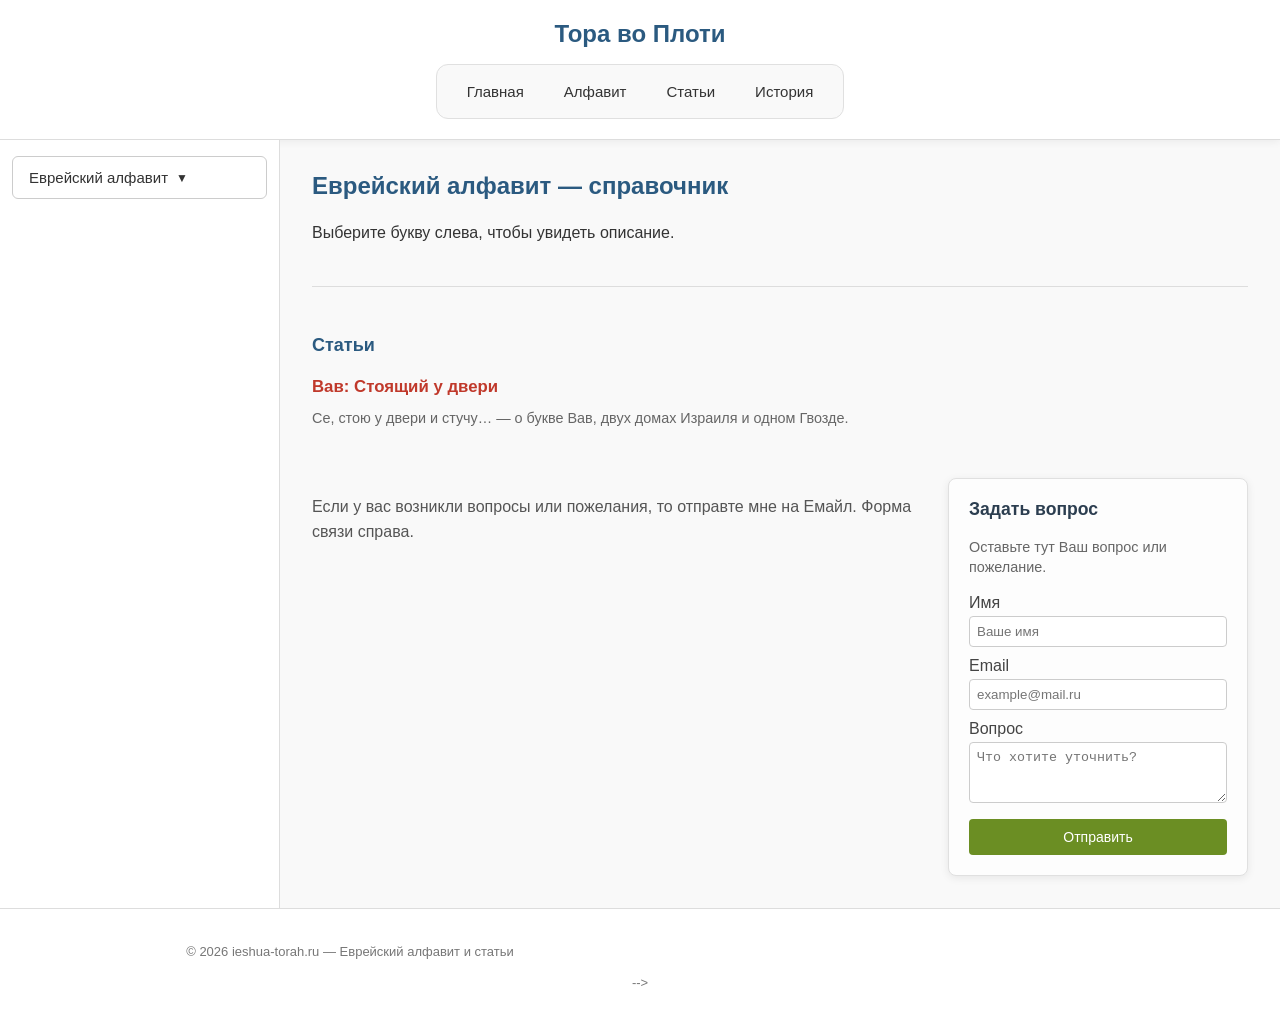
<file: index.html>
<!DOCTYPE html>
<html lang="ru">
<head>
  <meta charset="UTF-8">
  <meta name="viewport" content="width=device-width, initial-scale=1.0">
  <title>Еврейский алфавит и каббалистическая символика — справочник | ieshua-torah</title>
<meta name="description" content="Семейный образовательный проект о еврейском алфавите: значения букв, символика, каббала, толкования и статьи. Изучайте смысл букв в спокойном, уважительном формате."/>

  <link rel="stylesheet" href="css/style.css">
</head>
<body>
<div id="headerContainer"></div>
<script>
  document.addEventListener('DOMContentLoaded', () => {
    fetch('includes/header.html')
      .then(response => response.text())
      .then(text => {
        const html = text.replace(/\{BASE\}/g, '');
        document.getElementById('headerContainer').innerHTML = html;
      })
      .catch(error => console.error('Ошибка загрузки шапки:', error));
  });
</script>



  <div class="main-wrapper">

    <!-- ЛЕВАЯ ПАНЕЛЬ -->
    <aside class="sidebar">
      <button class="main-toggle" id="alphabetToggle">
        <span>Еврейский алфавит</span>
        <span class="arrow-main">▼</span>
      </button>
      <div class="letters-list" id="lettersList">
        <div class="letter-row" data-letter="alef">
          <span class="letter-symbol">א</span>
          <span class="letter-name">Алеф</span>
        </div>
        <div class="letter-row" data-letter="bet">
          <span class="letter-symbol">ב</span>
          <span class="letter-name">Бет</span>
        </div>
        <div class="letter-row" data-letter="gimel">
          <span class="letter-symbol">ג</span>
          <span class="letter-name">Гимель</span>
        </div>
        <div class="letter-row" data-letter="dalet">
          <span class="letter-symbol">ד</span>
          <span class="letter-name">Далет</span>
        </div>
        <div class="letter-row" data-letter="hei">
          <span class="letter-symbol">ה</span>
          <span class="letter-name">Хе</span>
        </div>
        <div class="letter-row" data-letter="vav">
          <span class="letter-symbol">ו</span>
          <span class="letter-name">Вав</span>
        </div>
        <div class="letter-row" data-letter="zayin">
          <span class="letter-symbol">ז</span>
          <span class="letter-name">Зайин</span>
        </div>
        <div class="letter-row" data-letter="chet">
          <span class="letter-symbol">ח</span>
          <span class="letter-name">Хет</span>
        </div>
        <div class="letter-row" data-letter="tet">
          <span class="letter-symbol">ט</span>
          <span class="letter-name">Тет</span>
        </div>
        <div class="letter-row" data-letter="yod">
          <span class="letter-symbol">י</span>
          <span class="letter-name">Йод</span>
        </div>
      </div>
    </aside>

    <!-- ПРАВАЯ ПАНЕЛЬ -->
    <main class="main-content">
      <h1>Еврейский алфавит — справочник</h1>
      <p id="contentPlaceholder">Выберите букву слева, чтобы увидеть описание.</p>
      <div id="moreLinkContainer"></div>
      <p class="loading-indicator" id="loadingIndicator">Загрузка данных...</p>
      
      <!-- ═══ СТАТЬИ ═══ -->
      <section style="margin-top: 2.5rem; padding-top: 1.5rem; border-top: 1px solid #ddd;">
        <h2>Статьи</h2>
        <ul style="list-style: none; padding: 0;">
          <li style="margin-bottom: 0.8rem;">
            <a href="articles/vav.article1.html" style="font-size: 1.05rem; text-decoration: none; color: #c0392b;">
              <strong>Вав: Стоящий у двери</strong>
            </a>
            <p style="margin: 0.3rem 0 0; font-size: 0.9rem; color: #666;">
              Се, стою у двери и стучу… — о букве Вав, двух домах Израиля и одном Гвозде.
            </p>
          </li>
        </ul>
      </section>
      <!-- ВСТАВЛЯТЬ ВНУТРЬ <main class="main-content">, после твоих статей или текста -->
<div style="
  display: flex;
  flex-wrap: wrap;
  gap: 24px;
  max-width: 100%;
  margin-top: 3rem;
">
  <!-- Левая часть внутри этого блока: твой текст (если он здесь есть) -->
  <div style="flex: 1; min-width: 260px;">
    <p style="color: #555;">
      Если у вас возникли вопросы или пожелания, то отправте мне на Емайл. Форма связи справа.
    </p>
    <!-- Сюда можно добавить, например, иконку или маленькую цитату, если хочется -->
  </div>

  <!-- Правая часть: сама форма (компактная и аккуратная) -->
  <aside style="
    flex: 0 0 300px;
    background: #fdfdfd;
    border: 1px solid #e0e0e0;
    border-radius: 8px;
    padding: 20px;
    box-shadow: 0 2px 8px rgba(0,0,0,0.08);
    height: fit-content;
  ">
    <h3 style="margin-top: 0; color: #2c3e50; font-size: 1.1rem;">Задать вопрос</h3>
    <p style="color: #666; font-size: 0.9rem; margin-bottom: 16px; line-height: 1.4;">
      Оставьте тут Ваш вопрос или пожелание.
    </p>

    <form action="https://formspree.io/f/xdeayypl" method="POST">
      <!-- ВАЖНО: Меняй текст в value под каждую страницу. Для главной оставь что-то общее, например: -->
      <input type="hidden" name="subject" value="Вопрос с главной страницы справочника">

      <div style="margin-bottom: 10px;">
        <label for="name" style="display: block; margin-bottom: 4px; color: #444; font-weight: 500;">Имя</label>
        <input type="text" id="name" name="name" required placeholder="Ваше имя" style="
          width: 100%; padding: 7px; border: 1px solid #ccc; border-radius: 4px; box-sizing: border-box;">
      </div>

      <div style="margin-bottom: 10px;">
        <label for="email" style="display: block; margin-bottom: 4px; color: #444; font-weight: 500;">Email</label>
        <input type="email" id="email" name="email" required placeholder="example@mail.ru" style="
          width: 100%; padding: 7px; border: 1px solid #ccc; border-radius: 4px; box-sizing: border-box;">
      </div>

      <div style="margin-bottom: 12px;">
        <label for="message" style="display: block; margin-bottom: 4px; color: #444; font-weight: 500;">Вопрос</label>
        <textarea id="message" name="message" rows="3" required placeholder="Что хотите уточнить?" style="
          width: 100%; padding: 7px; border: 1px solid #ccc; border-radius: 4px; resize: vertical; box-sizing: border-box;"></textarea>
      </div>

      <button type="submit" style="
        background-color: #6b8e23; color: white;
        padding: 10px 14px;
        border: none; border-radius: 4px;
        cursor: pointer; width: 100%; font-size: 14px;">
        Отправить
      </button>
    </form>
  </aside>
</div>

      <!-- ═══ /СТАТЬИ ═══ -->
    </main>

  </div>


  <!-- Место для футера (загружается через JS) -->
  <div id="footerContainer"></div>

  <!-- Подключаем футер -->
  <script>
    (async () => {
      try {
        const response = await fetch('includes/footer.html');
        if (!response.ok) throw new Error('Футер не найден');
        const text = await response.text();
        document.getElementById('footerContainer').innerHTML = text;
      } catch (e) {
        console.warn('Не удалось загрузить футер:', e);
      }
    })();
  </script>

  <!-- Подключаем JS -->
  <script src="js/script.js"></script>
  <script>
  console.log('BASE путь:', BASE);
  console.log('Путь к header.html:', BASE + 'includes/header.html');
</script>

</body>
</html>
</file>
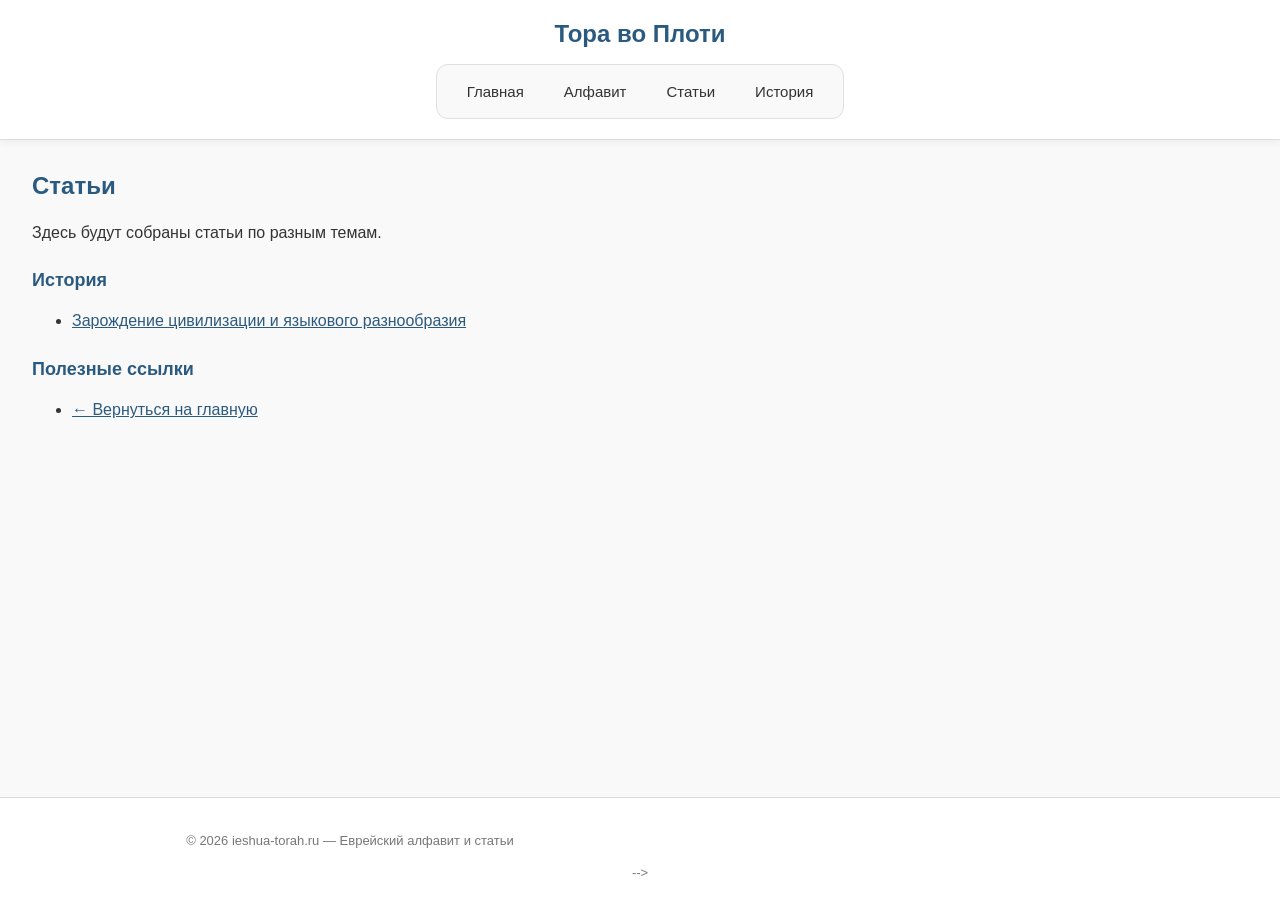
<file: articles/index.html>
<!DOCTYPE html>
<html lang="ru">
<head>
  <meta charset="UTF-8">
  <meta name="viewport" content="width=device-width, initial-scale=1.0">
  <title>Статьи — Тора во Плоти</title>
  <link rel="stylesheet" href="../css/style.css">
</head>
<body>

  <div class="main-wrapper">
    <main class="main-content">
      <h1>Статьи</h1>
      <p>Здесь будут собраны статьи по разным темам.</p>

      <h2>История</h2>
      <ul>
        <li><a href="zarozhdenie-tsivilizatsii.html">Зарождение цивилизации и языкового разнообразия</a></li>
      </ul>

      <h2>Полезные ссылки</h2>
      <ul>
        <li><a href="../index.html">← Вернуться на главную</a></li>
      </ul>
    </main>
  </div>

  <script src="../js/script.js"></script>
</body>
</html>
</file>
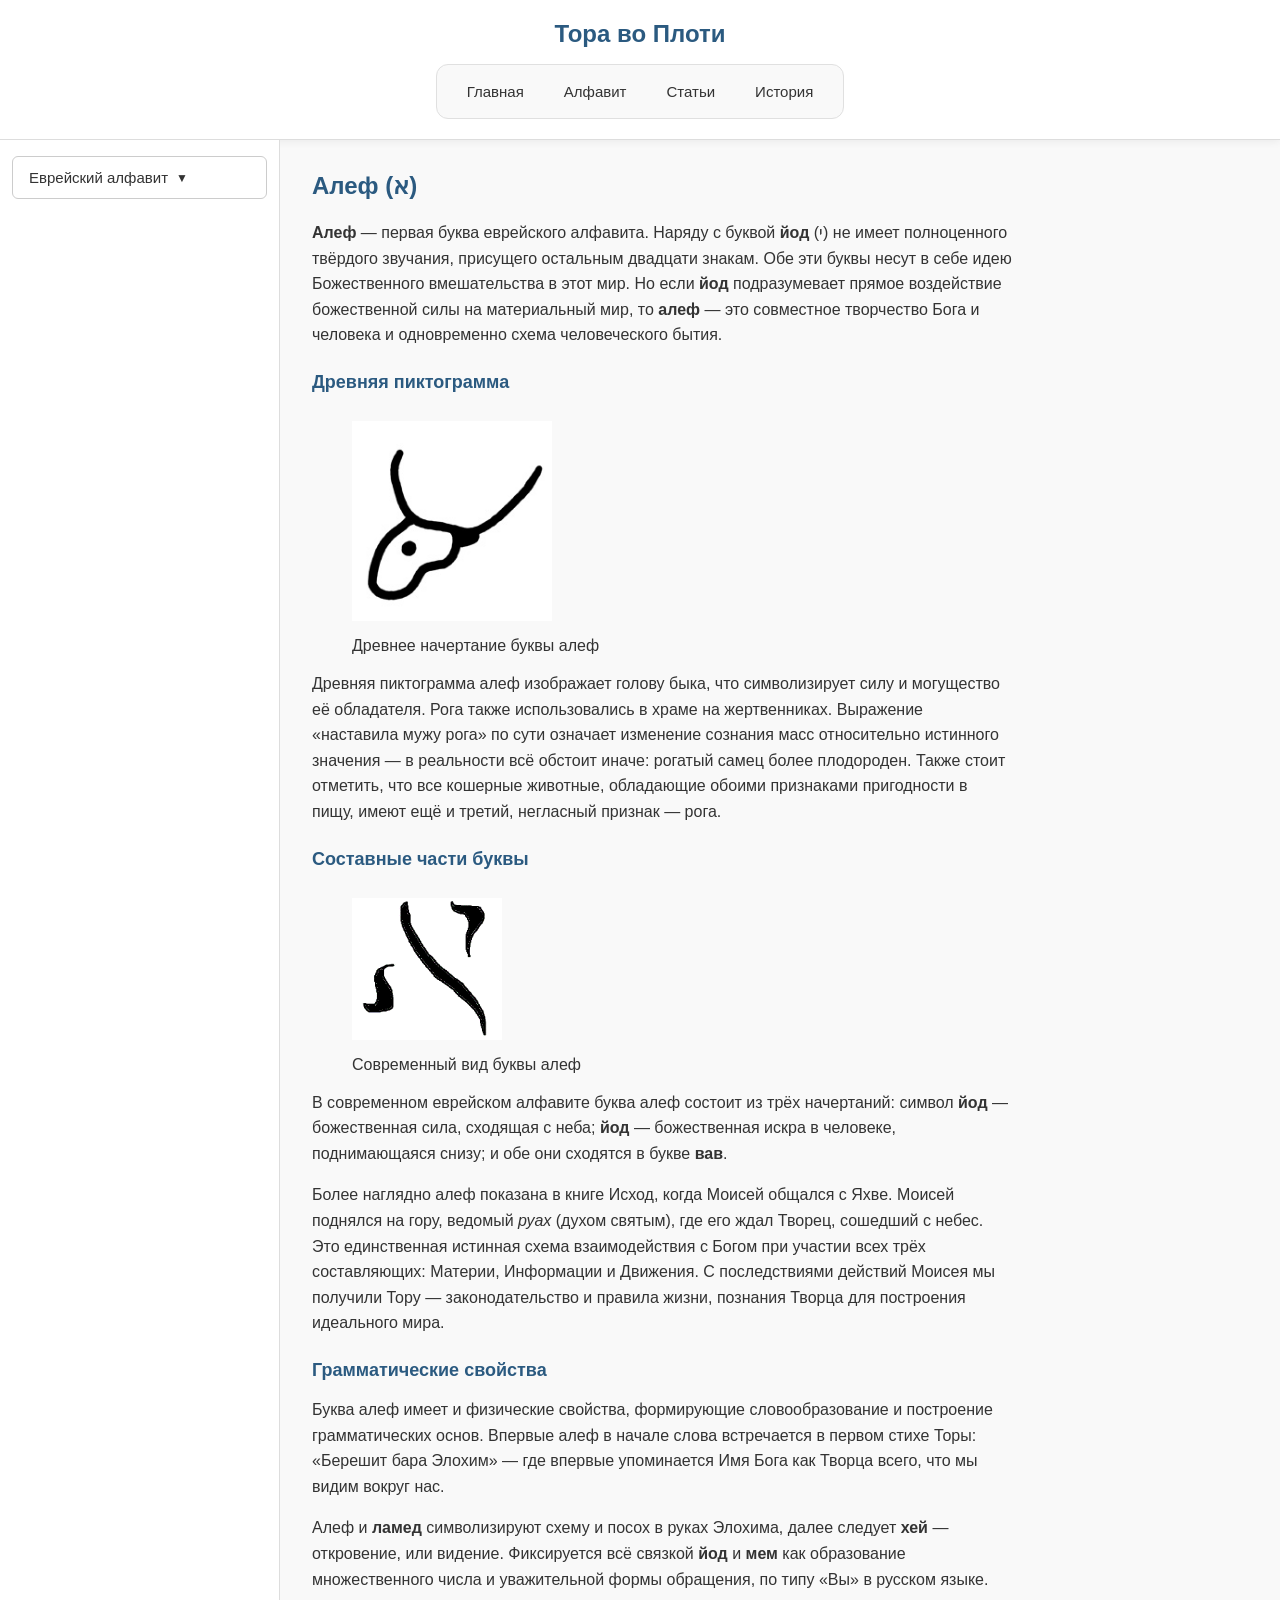
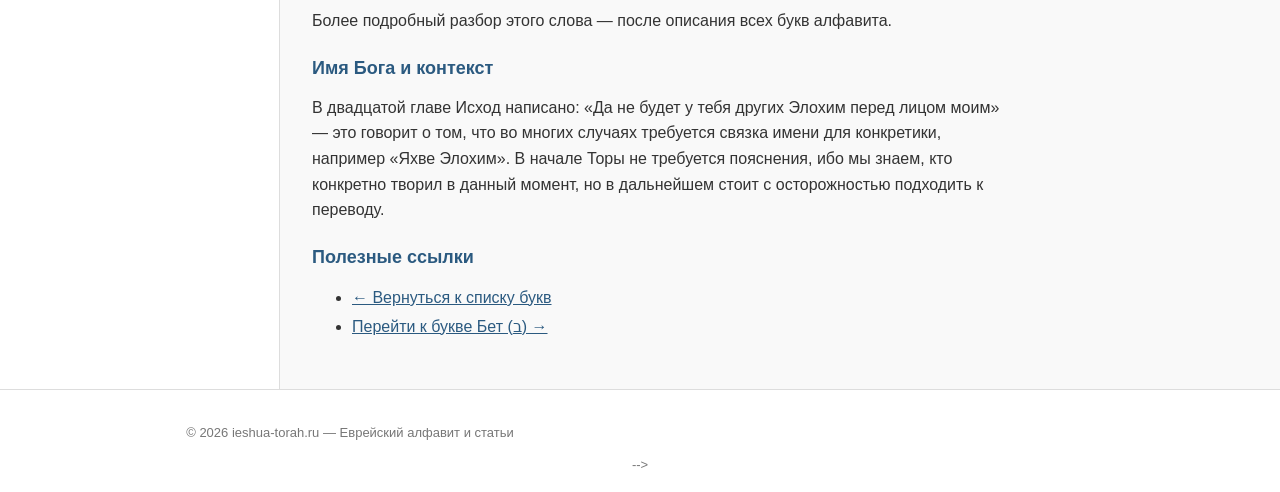
<file: alphabet/alef.html>
<!DOCTYPE html>
<html lang="ru">
<head>
  <meta charset="UTF-8">
  <meta name="viewport" content="width=device-width, initial-scale=1.0">
  <title>Алеф (א) — еврейский алфавит</title>
  <link rel="stylesheet" href="../css/style.css">
</head>
<body>

  <div class="main-wrapper">

    <!-- ЛЕВАЯ ПАНЕЛЬ -->
    <aside class="sidebar">
      <button class="main-toggle" id="alphabetToggle">
        <span>Еврейский алфавит</span>
        <span class="arrow-main">▼</span>
      </button>
      <div class="letters-list" id="lettersList">
        <div class="letter-row active" data-letter="alef"><span class="letter-symbol">א</span><span class="letter-name">Алеф</span></div>
        <div class="letter-row" data-letter="bet"><span class="letter-symbol">ב</span><span class="letter-name">Бет</span></div>
        <div class="letter-row" data-letter="gimel"><span class="letter-symbol">ג</span><span class="letter-name">Гимел</span></div>
        <div class="letter-row" data-letter="dalet"><span class="letter-symbol">ד</span><span class="letter-name">Далет</span></div>
        <div class="letter-row" data-letter="hei"><span class="letter-symbol">ה</span><span class="letter-name">Хе</span></div>
        <div class="letter-row" data-letter="vav"><span class="letter-symbol">ו</span><span class="letter-name">Вав</span></div>
        <div class="letter-row" data-letter="zayin"><span class="letter-symbol">ז</span><span class="letter-name">Зайин</span></div>
        <div class="letter-row" data-letter="chet"><span class="letter-symbol">ח</span><span class="letter-name">Хет</span></div>
        <div class="letter-row" data-letter="tet"><span class="letter-symbol">ט</span><span class="letter-name">Тет</span></div>
        <div class="letter-row" data-letter="yod"><span class="letter-symbol">י</span><span class="letter-name">Йод</span></div>
      </div>
    </aside>

    <!-- ПРАВАЯ ПАНЕЛЬ: статья -->
    <main class="main-content">
      <h1>Алеф (א)</h1>

      <p><strong>Алеф</strong> — первая буква еврейского алфавита. Наряду с буквой
      <strong>йод</strong> (י) не имеет полноценного твёрдого звучания, присущего
      остальным двадцати знакам. Обе эти буквы несут в себе идею Божественного
      вмешательства в этот мир. Но если <strong>йод</strong> подразумевает прямое
      воздействие божественной силы на материальный мир, то <strong>алеф</strong> —
      это совместное творчество Бога и человека и одновременно схема человеческого
      бытия.</p>

      <h2>Древняя пиктограмма</h2>
      <figure>
        <img src="../images/paleoalef.jpg" alt="Древнее изображение алеф" style="max-width:200px; margin:12px 0;">
        <figcaption>Древнее начертание буквы алеф</figcaption>
      </figure>

      <p>Древняя пиктограмма алеф изображает голову быка, что символизирует силу
      и могущество её обладателя. Рога также использовались в храме на жертвенниках.
      Выражение «наставила мужу рога» по сути означает изменение сознания масс
      относительно истинного значения — в реальности всё обстоит иначе: рогатый
      самец более плодороден. Также стоит отметить, что все кошерные животные,
      обладающие обоими признаками пригодности в пищу, имеют ещё и третий, негласный
      признак — рога.</p>

      <h2>Составные части буквы</h2>
      <figure>
        <img src="../images/alef.gif" alt="Современное написание алеф" style="max-width:150px; margin:12px 0;">
        <figcaption>Современный вид буквы алеф</figcaption>
      </figure>

      <p>В современном еврейском алфавите буква алеф состоит из трёх начертаний:
      символ <strong>йод</strong> — божественная сила, сходящая с неба;
      <strong>йод</strong> — божественная искра в человеке, поднимающаяся снизу;
      и обе они сходятся в букве <strong>вав</strong>.</p>

      <p>Более наглядно алеф показана в книге Исход, когда Моисей общался с Яхве.
      Моисей поднялся на гору, ведомый <em>руах</em> (духом святым), где его ждал
      Творец, сошедший с небес. Это единственная истинная схема взаимодействия
      с Богом при участии всех трёх составляющих: Материи, Информации и Движения.
      С последствиями действий Моисея мы получили Тору — законодательство и
      правила жизни, познания Творца для построения идеального мира.</p>

      <h2>Грамматические свойства</h2>

      <p>Буква алеф имеет и физические свойства, формирующие словообразование
      и построение грамматических основ. Впервые алеф в начале слова встречается
      в первом стихе Торы: «Берешит бара Элохим» — где впервые упоминается Имя
      Бога как Творца всего, что мы видим вокруг нас.</p>

      <p>Алеф и <strong>ламед</strong> символизируют схему и посох в руках
      Элохима, далее следует <strong>хей</strong> — откровение, или видение.
      Фиксируется всё связкой <strong>йод</strong> и <strong>мем</strong> как
      образование множественного числа и уважительной формы обращения, по типу
      «Вы» в русском языке.</p>

      <p>Более подробный разбор этого слова — после описания всех букв алфавита.</p>

      <h2>Имя Бога и контекст</h2>

      <p>В двадцатой главе Исход написано: «Да не будет у тебя других Элохим
      перед лицом моим» — это говорит о том, что во многих случаях требуется
      связка имени для конкретики, например «Яхве Элохим». В начале Торы не
      требуется пояснения, ибо мы знаем, кто конкретно творил в данный момент,
      но в дальнейшем стоит с осторожностью подходить к переводу.</p>

      <h2>Полезные ссылки</h2>
      <ul>
        <li><a href="../index.html">&larr; Вернуться к списку букв</a></li>
        <li><a href="bet.html">Перейти к букве Бет (ב) &rarr;</a></li>
      </ul>
    </main>

  </div>

  <!-- Место для футера -->
  <div id="footerContainer"></div>

  <!-- Подключаем футер -->
  <script>
    (async () => {
      try {
        const response = await fetch('../includes/footer.html');
        if (!response.ok) throw new Error('Футер не найден');
        const text = await response.text();
        document.getElementById('footerContainer').innerHTML = text;
      } catch (e) {
        console.warn('Не удалось загрузить футер:', e);
      }
    })();
  </script>

  <!-- Подключаем JS -->
  <script src="../js/script.js"></script>
</body>
</html>
</file>
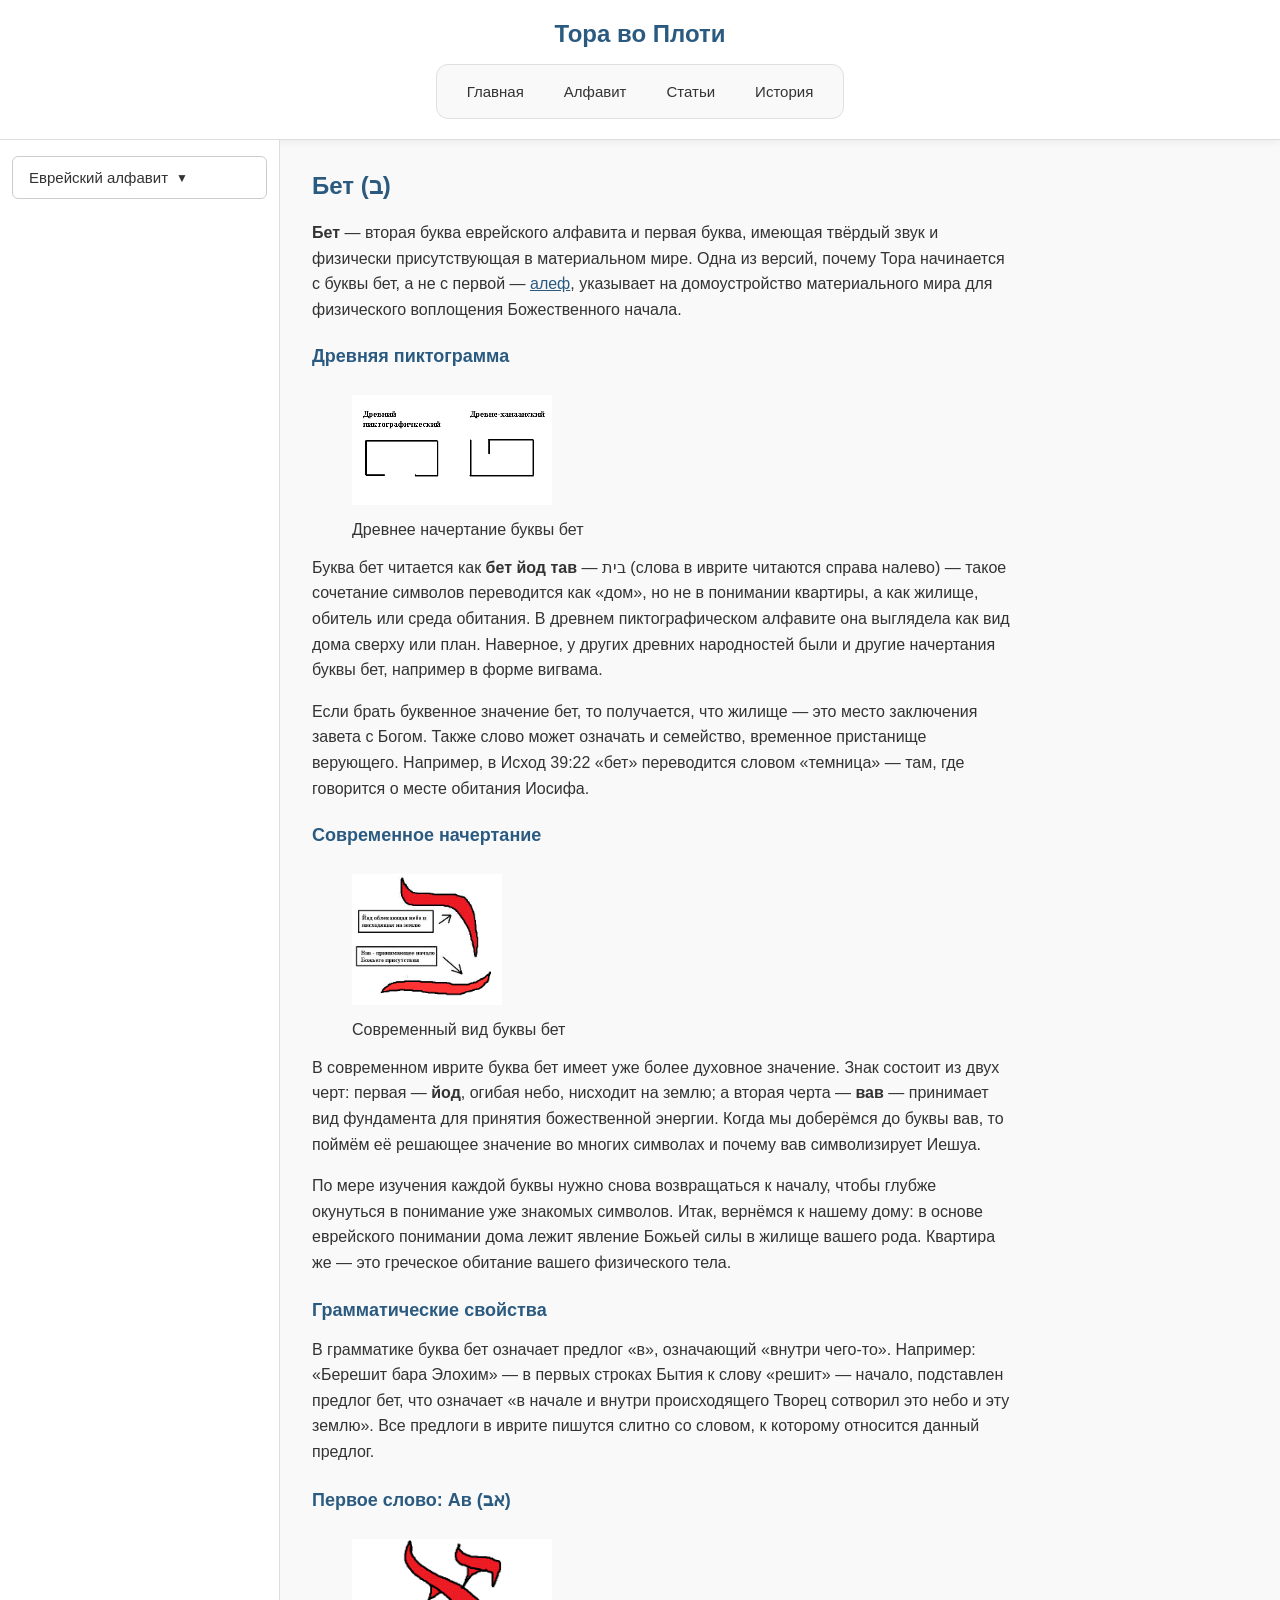
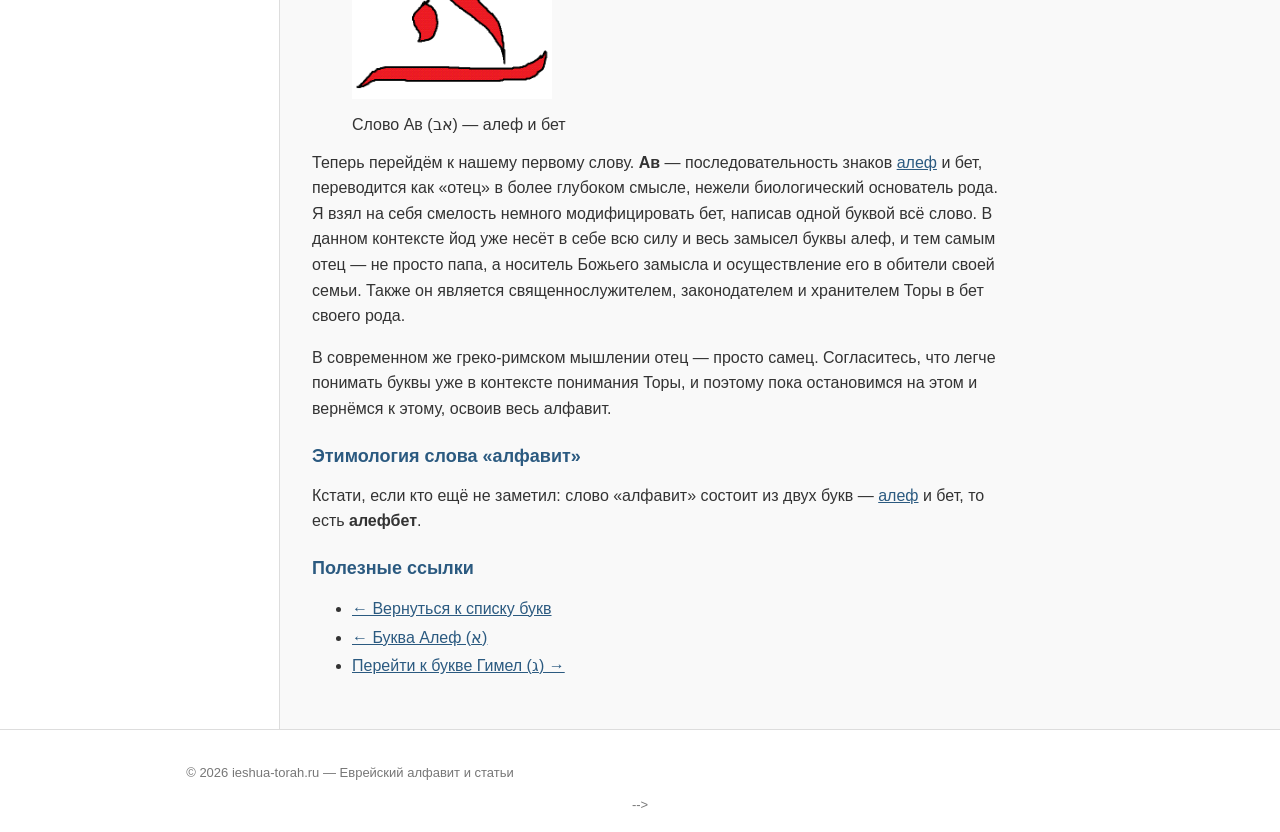
<file: alphabet/bet.html>
<!DOCTYPE html>
<html lang="ru">
<head>
  <meta charset="UTF-8">
  <meta name="viewport" content="width=device-width, initial-scale=1.0">
  <title>Бет (ב) — еврейский алфавит</title>
  <link rel="stylesheet" href="../css/style.css">
</head>
<body>

  <div class="main-wrapper">

    <!-- ЛЕВАЯ ПАНЕЛЬ -->
    <aside class="sidebar">
      <button class="main-toggle" id="alphabetToggle">
        <span>Еврейский алфавит</span>
        <span class="arrow-main">▼</span>
      </button>
      <div class="letters-list" id="lettersList">
        <div class="letter-row" data-letter="alef"><span class="letter-symbol">א</span><span class="letter-name">Алеф</span></div>
        <div class="letter-row active" data-letter="bet"><span class="letter-symbol">ב</span><span class="letter-name">Бет</span></div>
        <div class="letter-row" data-letter="gimel"><span class="letter-symbol">ג</span><span class="letter-name">Гимел</span></div>
        <div class="letter-row" data-letter="dalet"><span class="letter-symbol">ד</span><span class="letter-name">Далет</span></div>
        <div class="letter-row" data-letter="hei"><span class="letter-symbol">ה</span><span class="letter-name">Хе</span></div>
        <div class="letter-row" data-letter="vav"><span class="letter-symbol">ו</span><span class="letter-name">Вав</span></div>
        <div class="letter-row" data-letter="zayin"><span class="letter-symbol">ז</span><span class="letter-name">Зайин</span></div>
        <div class="letter-row" data-letter="chet"><span class="letter-symbol">ח</span><span class="letter-name">Хет</span></div>
        <div class="letter-row" data-letter="tet"><span class="letter-symbol">ט</span><span class="letter-name">Тет</span></div>
        <div class="letter-row" data-letter="yod"><span class="letter-symbol">י</span><span class="letter-name">Йод</span></div>
      </div>
    </aside>

    <!-- ПРАВАЯ ПАНЕЛЬ: статья -->
    <main class="main-content">
      <h1>Бет (ב)</h1>

      <p><strong>Бет</strong> — вторая буква еврейского алфавита и первая буква,
      имеющая твёрдый звук и физически присутствующая в материальном мире.
      Одна из версий, почему Тора начинается с буквы бет, а не с первой —
      <a href="alef.html">алеф</a>, указывает на домоустройство материального мира
      для физического воплощения Божественного начала.</p>

      <h2>Древняя пиктограмма</h2>
      <figure>
        <img src="../images/paleobet.gif" alt="Древнее изображение бет" style="max-width:200px; margin:12px 0;">
        <figcaption>Древнее начертание буквы бет</figcaption>
      </figure>

      <p>Буква бет читается как <strong>бет йод тав</strong> — בית (слова в иврите
      читаются справа налево) — такое сочетание символов переводится как «дом»,
      но не в понимании квартиры, а как жилище, обитель или среда обитания.
      В древнем пиктографическом алфавите она выглядела как вид дома сверху или
      план. Наверное, у других древних народностей были и другие начертания
      буквы бет, например в форме вигвама.</p>

      <p>Если брать буквенное значение бет, то получается, что жилище — это место
      заключения завета с Богом. Также слово может означать и семейство, временное
      пристанище верующего. Например, в Исход 39:22 «бет» переводится словом
      «темница» — там, где говорится о месте обитания Иосифа.</p>

      <h2>Современное начертание</h2>
      <figure>
        <img src="../images/bet.gif" alt="Современное написание бет" style="max-width:150px; margin:12px 0;">
        <figcaption>Современный вид буквы бет</figcaption>
      </figure>

      <p>В современном иврите буква бет имеет уже более духовное значение. Знак
      состоит из двух черт: первая — <strong>йод</strong>, огибая небо, нисходит
      на землю; а вторая черта — <strong>вав</strong> — принимает вид фундамента
      для принятия божественной энергии. Когда мы доберёмся до буквы вав, то
      поймём её решающее значение во многих символах и почему вав символизирует
      Иешуа.</p>

      <p>По мере изучения каждой буквы нужно снова возвращаться к началу, чтобы
      глубже окунуться в понимание уже знакомых символов. Итак, вернёмся к нашему
      дому: в основе еврейского понимании дома лежит явление Божьей силы в жилище
      вашего рода. Квартира же — это греческое обитание вашего физического тела.</p>

      <h2>Грамматические свойства</h2>

      <p>В грамматике буква бет означает предлог «в», означающий «внутри
      чего-то». Например: «Берешит бара Элохим» — в первых строках Бытия к слову
      «решит» — начало, подставлен предлог бет, что означает «в начале и внутри
      происходящего Творец сотворил это небо и эту землю». Все предлоги в иврите
      пишутся слитно со словом, к которому относится данный предлог.</p>

      <h2>Первое слово: Ав (אב)</h2>
      <figure>
        <img src="../images/alephbet.gif" alt="Алеф и Бет вместе" style="max-width:200px; margin:12px 0;">
        <figcaption>Слово Ав (אב) — алеф и бет</figcaption>
      </figure>

      <p>Теперь перейдём к нашему первому слову. <strong>Ав</strong> —
      последовательность знаков <a href="alef.html">алеф</a> и бет, переводится
      как «отец» в более глубоком смысле, нежели биологический основатель рода.
      Я взял на себя смелость немного модифицировать бет, написав одной буквой
      всё слово. В данном контексте йод уже несёт в себе всю силу и весь замысел
      буквы алеф, и тем самым отец — не просто папа, а носитель Божьего замысла
      и осуществление его в обители своей семьи. Также он является
      священнослужителем, законодателем и хранителем Торы в бет своего рода.</p>

      <p>В современном же греко-римском мышлении отец — просто самец. Согласитесь,
      что легче понимать буквы уже в контексте понимания Торы, и поэтому пока
      остановимся на этом и вернёмся к этому, освоив весь алфавит.</p>

      <h2>Этимология слова «алфавит»</h2>

      <p>Кстати, если кто ещё не заметил: слово «алфавит» состоит из двух букв —
      <a href="alef.html">алеф</a> и бет, то есть <strong>алефбет</strong>.</p>

      <h2>Полезные ссылки</h2>
      <ul>
        <li><a href="../index.html">&larr; Вернуться к списку букв</a></li>
        <li><a href="alef.html">&larr; Буква Алеф (א)</a></li>
        <li><a href="gimel.html">Перейти к букве Гимел (ג) &rarr;</a></li>
      </ul>
    </main>

  </div>

  <!-- Место для футера -->
  <div id="footerContainer"></div>

  <!-- Подключаем футер -->
  <script>
    (async () => {
      try {
        const response = await fetch('../includes/footer.html');
        if (!response.ok) throw new Error('Футер не найден');
        const text = await response.text();
        document.getElementById('footerContainer').innerHTML = text;
      } catch (e) {
        console.warn('Не удалось загрузить футер:', e);
      }
    })();
  </script>

  <!-- Подключаем JS -->
  <script src="../js/script.js"></script>
</body>
</html>
</file>
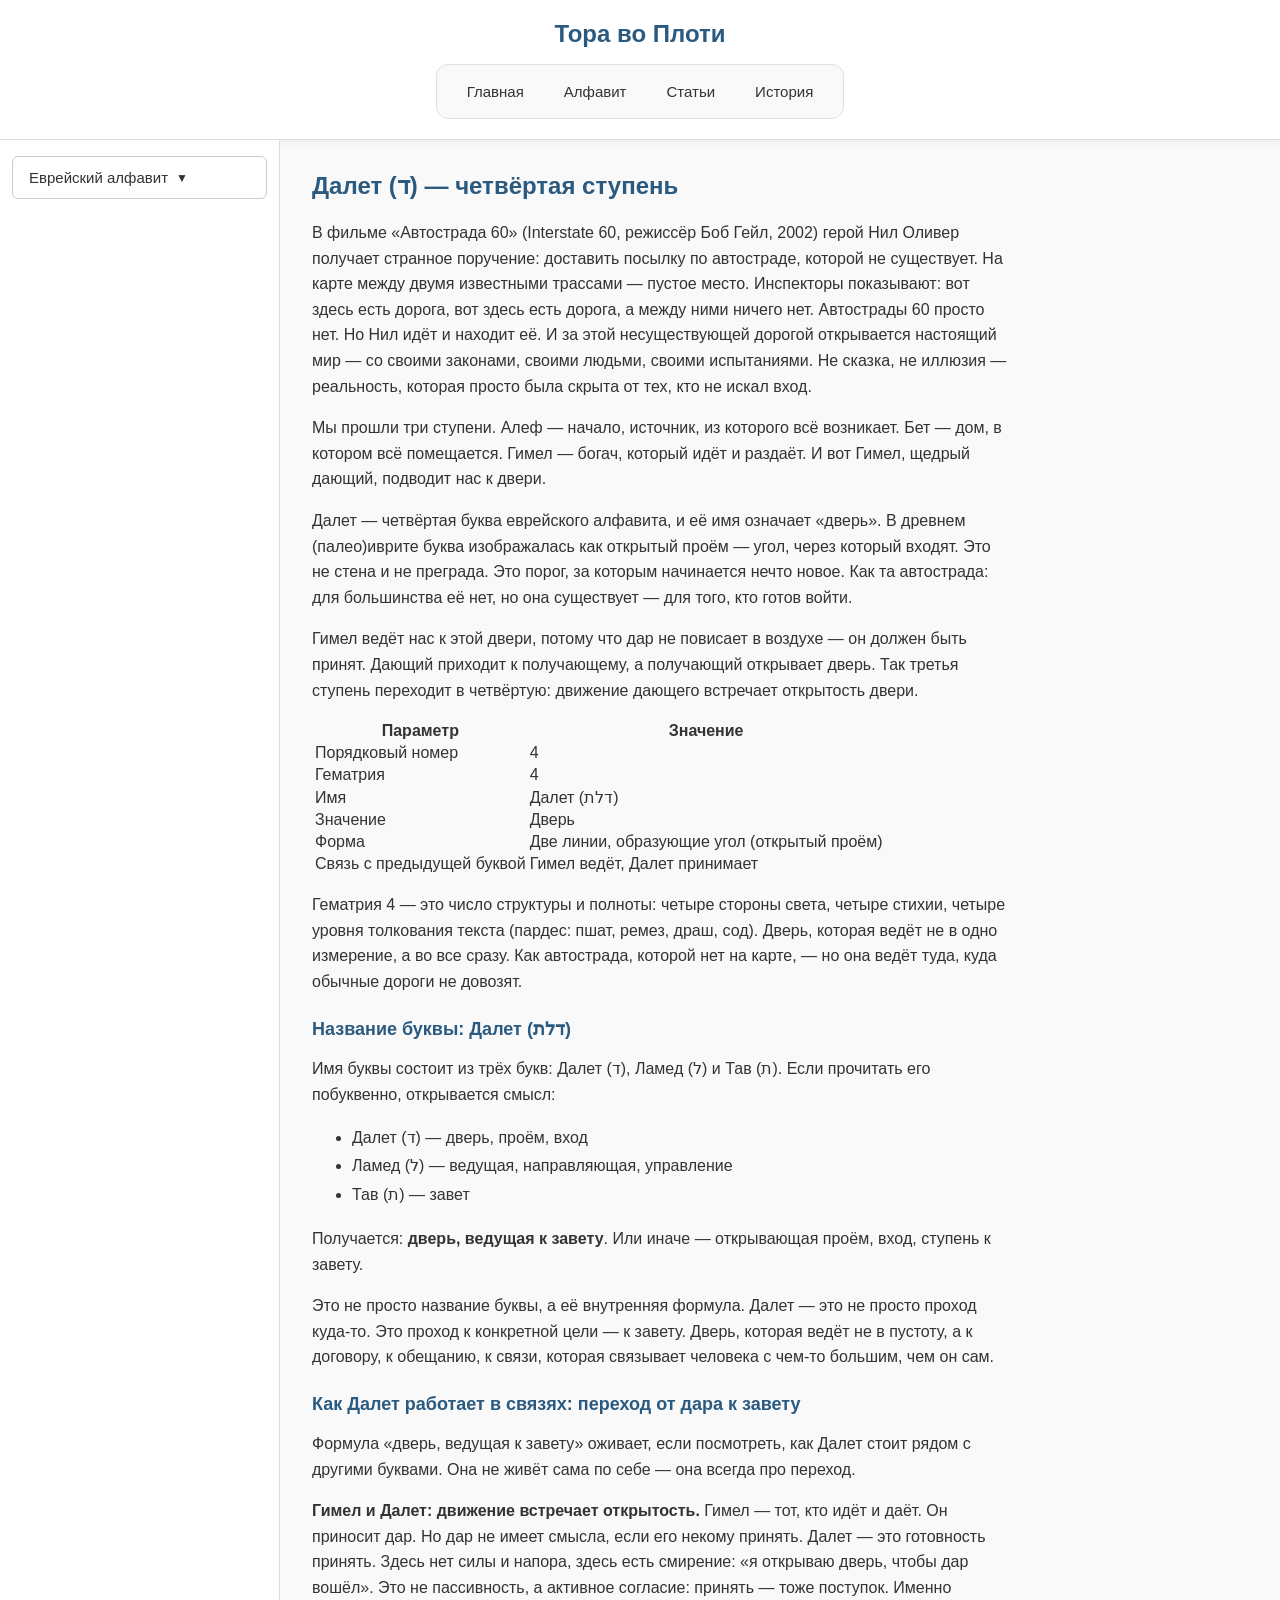
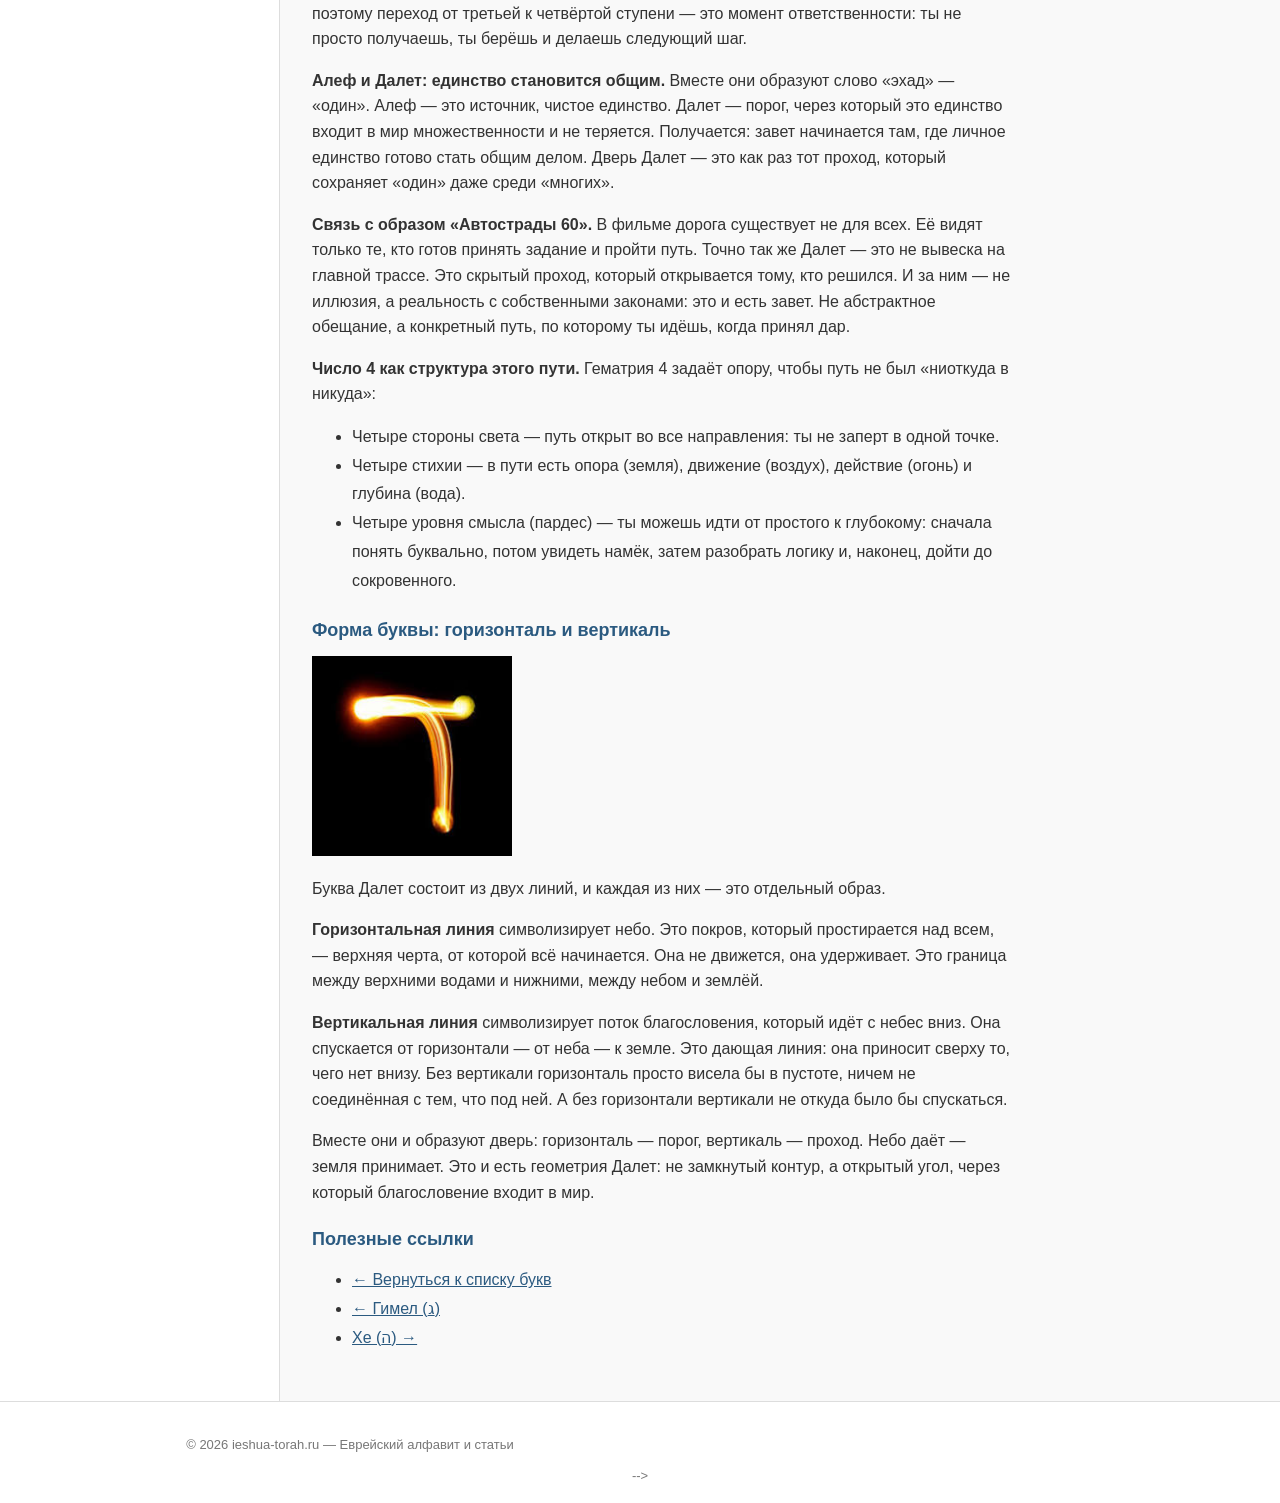
<file: alphabet/dalet.html>
<!DOCTYPE html>
<html lang="ru">
<head>
  <meta charset="UTF-8">
  <meta name="viewport" content="width=device-width, initial-scale=1.0">
  <title>Буква Далет (ד): дверь, разделение и соединение | ieshua-torah</title>
<meta name="description" content="Значение буквы Далет: символика двери, границы, перехода и соединения. Толкование в каббалистическом и пророческом контексте для изучающих алфавит в семейном формате."/>

  <link rel="stylesheet" href="../css/style.css">
</head>
<body>
  <div class="main-wrapper">
    <!-- ЛЕВАЯ ПАНЕЛЬ -->
    <aside class="sidebar">
      <button class="main-toggle" id="alphabetToggle">
        <span>Еврейский алфавит</span>
        <span class="arrow-main">▼</span>
      </button>
      <div class="letters-list" id="lettersList">
        <div class="letter-row" data-letter="alef"><span class="letter-symbol">א</span><span class="letter-name">Алеф</span></div>
        <div class="letter-row" data-letter="bet"><span class="letter-symbol">ב</span><span class="letter-name">Бет</span></div>
        <div class="letter-row" data-letter="gimel"><span class="letter-symbol">ג</span><span class="letter-name">Гимел</span></div>
        <div class="letter-row active" data-letter="dalet"><span class="letter-symbol">ד</span><span class="letter-name">Далет</span></div>
        <div class="letter-row" data-letter="hei"><span class="letter-symbol">ה</span><span class="letter-name">Хе</span></div>
        <div class="letter-row" data-letter="vav"><span class="letter-symbol">ו</span><span class="letter-name">Вав</span></div>
        <div class="letter-row" data-letter="zayin"><span class="letter-symbol">ז</span><span class="letter-name">Зайин</span></div>
        <div class="letter-row" data-letter="chet"><span class="letter-symbol">ח</span><span class="letter-name">Хет</span></div>
        <div class="letter-row" data-letter="tet"><span class="letter-symbol">ט</span><span class="letter-name">Тет</span></div>
        <div class="letter-row" data-letter="yod"><span class="letter-symbol">י</span><span class="letter-name">Йод</span></div>
      </div>
    </aside>

    <!-- ПРАВАЯ ПАНЕЛЬ: статья -->
    <main class="main-content">
      <h1>Далет (ד) — четвёртая ступень</h1>

      <p>В фильме «Автострада 60» (Interstate 60, режиссёр Боб Гейл, 2002) герой Нил Оливер получает странное поручение: доставить посылку по автостраде, которой не существует. На карте между двумя известными трассами — пустое место. Инспекторы показывают: вот здесь есть дорога, вот здесь есть дорога, а между ними ничего нет. Автострады 60 просто нет. Но Нил идёт и находит её. И за этой несуществующей дорогой открывается настоящий мир — со своими законами, своими людьми, своими испытаниями. Не сказка, не иллюзия — реальность, которая просто была скрыта от тех, кто не искал вход.</p>

      <p>Мы прошли три ступени. Алеф — начало, источник, из которого всё возникает. Бет — дом, в котором всё помещается. Гимел — богач, который идёт и раздаёт. И вот Гимел, щедрый дающий, подводит нас к двери.</p>

      <p>Далет — четвёртая буква еврейского алфавита, и её имя означает «дверь». В древнем (палео)иврите буква изображалась как открытый проём — угол, через который входят. Это не стена и не преграда. Это порог, за которым начинается нечто новое. Как та автострада: для большинства её нет, но она существует — для того, кто готов войти.</p>

      <p>Гимел ведёт нас к этой двери, потому что дар не повисает в воздухе — он должен быть принят. Дающий приходит к получающему, а получающий открывает дверь. Так третья ступень переходит в четвёртую: движение дающего встречает открытость двери.</p>

      <table>
        <thead>
          <tr><th>Параметр</th><th>Значение</th></tr>
        </thead>
        <tbody>
          <tr><td>Порядковый номер</td><td>4</td></tr>
          <tr><td>Гематрия</td><td>4</td></tr>
          <tr><td>Имя</td><td>Далет (דלת)</td></tr>
          <tr><td>Значение</td><td>Дверь</td></tr>
          <tr><td>Форма</td><td>Две линии, образующие угол (открытый проём)</td></tr>
          <tr><td>Связь с предыдущей буквой</td><td>Гимел ведёт, Далет принимает</td></tr>
        </tbody>
      </table>

      <p>Гематрия 4 — это число структуры и полноты: четыре стороны света, четыре стихии, четыре уровня толкования текста (пардес: пшат, ремез, драш, сод). Дверь, которая ведёт не в одно измерение, а во все сразу. Как автострада, которой нет на карте, — но она ведёт туда, куда обычные дороги не довозят.</p>

      <h2>Название буквы: Далет (דלת)</h2>

      <p>Имя буквы состоит из трёх букв: Далет (ד), Ламед (ל) и Тав (ת). Если прочитать его побуквенно, открывается смысл:</p>

      <ul>
        <li>Далет (ד) — дверь, проём, вход</li>
        <li>Ламед (ל) — ведущая, направляющая, управление</li>
        <li>Тав (ת) — завет</li>
      </ul>

      <p>Получается: <strong>дверь, ведущая к завету</strong>. Или иначе — открывающая проём, вход, ступень к завету.</p>

      <p>Это не просто название буквы, а её внутренняя формула. Далет — это не просто проход куда‑то. Это проход к конкретной цели — к завету. Дверь, которая ведёт не в пустоту, а к договору, к обещанию, к связи, которая связывает человека с чем‑то большим, чем он сам.</p>

      <h2>Как Далет работает в связях: переход от дара к завету</h2>

      <p>Формула «дверь, ведущая к завету» оживает, если посмотреть, как Далет стоит рядом с другими буквами. Она не живёт сама по себе — она всегда про переход.</p>

      <p><strong>Гимел и Далет: движение встречает открытость.</strong> Гимел — тот, кто идёт и даёт. Он приносит дар. Но дар не имеет смысла, если его некому принять. Далет — это готовность принять. Здесь нет силы и напора, здесь есть смирение: «я открываю дверь, чтобы дар вошёл». Это не пассивность, а активное согласие: принять — тоже поступок. Именно поэтому переход от третьей к четвёртой ступени — это момент ответственности: ты не просто получаешь, ты берёшь и делаешь следующий шаг.</p>

      <p><strong>Алеф и Далет: единство становится общим.</strong> Вместе они образуют слово «эхад» — «один». Алеф — это источник, чистое единство. Далет — порог, через который это единство входит в мир множественности и не теряется. Получается: завет начинается там, где личное единство готово стать общим делом. Дверь Далет — это как раз тот проход, который сохраняет «один» даже среди «многих».</p>

      <p><strong>Связь с образом «Автострады 60».</strong> В фильме дорога существует не для всех. Её видят только те, кто готов принять задание и пройти путь. Точно так же Далет — это не вывеска на главной трассе. Это скрытый проход, который открывается тому, кто решился. И за ним — не иллюзия, а реальность с собственными законами: это и есть завет. Не абстрактное обещание, а конкретный путь, по которому ты идёшь, когда принял дар.</p>

      <p><strong>Число 4 как структура этого пути.</strong> Гематрия 4 задаёт опору, чтобы путь не был «ниоткуда в никуда»:</p>

      <ul>
        <li>Четыре стороны света — путь открыт во все направления: ты не заперт в одной точке.</li>
        <li>Четыре стихии — в пути есть опора (земля), движение (воздух), действие (огонь) и глубина (вода).</li>
        <li>Четыре уровня смысла (пардес) — ты можешь идти от простого к глубокому: сначала понять буквально, потом увидеть намёк, затем разобрать логику и, наконец, дойти до сокровенного.</li>
      </ul>

      <h2>Форма буквы: горизонталь и вертикаль</h2>

      <div style="text-align: left;">
  <img src="../images/dalet.now.jpeg" alt="Буква Далет" width="200">
</div>


      <p>Буква Далет состоит из двух линий, и каждая из них — это отдельный образ.</p>

      <p><strong>Горизонтальная линия</strong> символизирует небо. Это покров, который простирается над всем, — верхняя черта, от которой всё начинается. Она не движется, она удерживает. Это граница между верхними водами и нижними, между небом и землёй.</p>

      <p><strong>Вертикальная линия</strong> символизирует поток благословения, который идёт с небес вниз. Она спускается от горизонтали — от неба — к земле. Это дающая линия: она приносит сверху то, чего нет внизу. Без вертикали горизонталь просто висела бы в пустоте, ничем не соединённая с тем, что под ней. А без горизонтали вертикали не откуда было бы спускаться.</p>

      <p>Вместе они и образуют дверь: горизонталь — порог, вертикаль — проход. Небо даёт — земля принимает. Это и есть геометрия Далет: не замкнутый контур, а открытый угол, через который благословение входит в мир.</p>

      <h2>Полезные ссылки</h2>
      <ul>
        <li><a href="../index.html">&larr; Вернуться к списку букв</a></li>
        <li><a href="gimel.html">← Гимел (ג)</a></li>
        <li><a href="hei.html">Хе (ה) →</a></li>
      </ul>
    </main>
  </div>

  <!-- Подключаем футер -->
  <div id="footerContainer"></div>
  <script>
    (async () => {
      try {
        const r = await fetch('../includes/footer.html');
        if (!r.ok) throw new Error('Футер не найден');
        document.getElementById('footerContainer').innerHTML = await r.text();
      } catch (e) {
        console.warn('Футер:', e);
      }
    })();
  </script>

  <!-- Подключаем JS -->
  <script src="../js/script.js"></script>
</body>
</html>
</file>
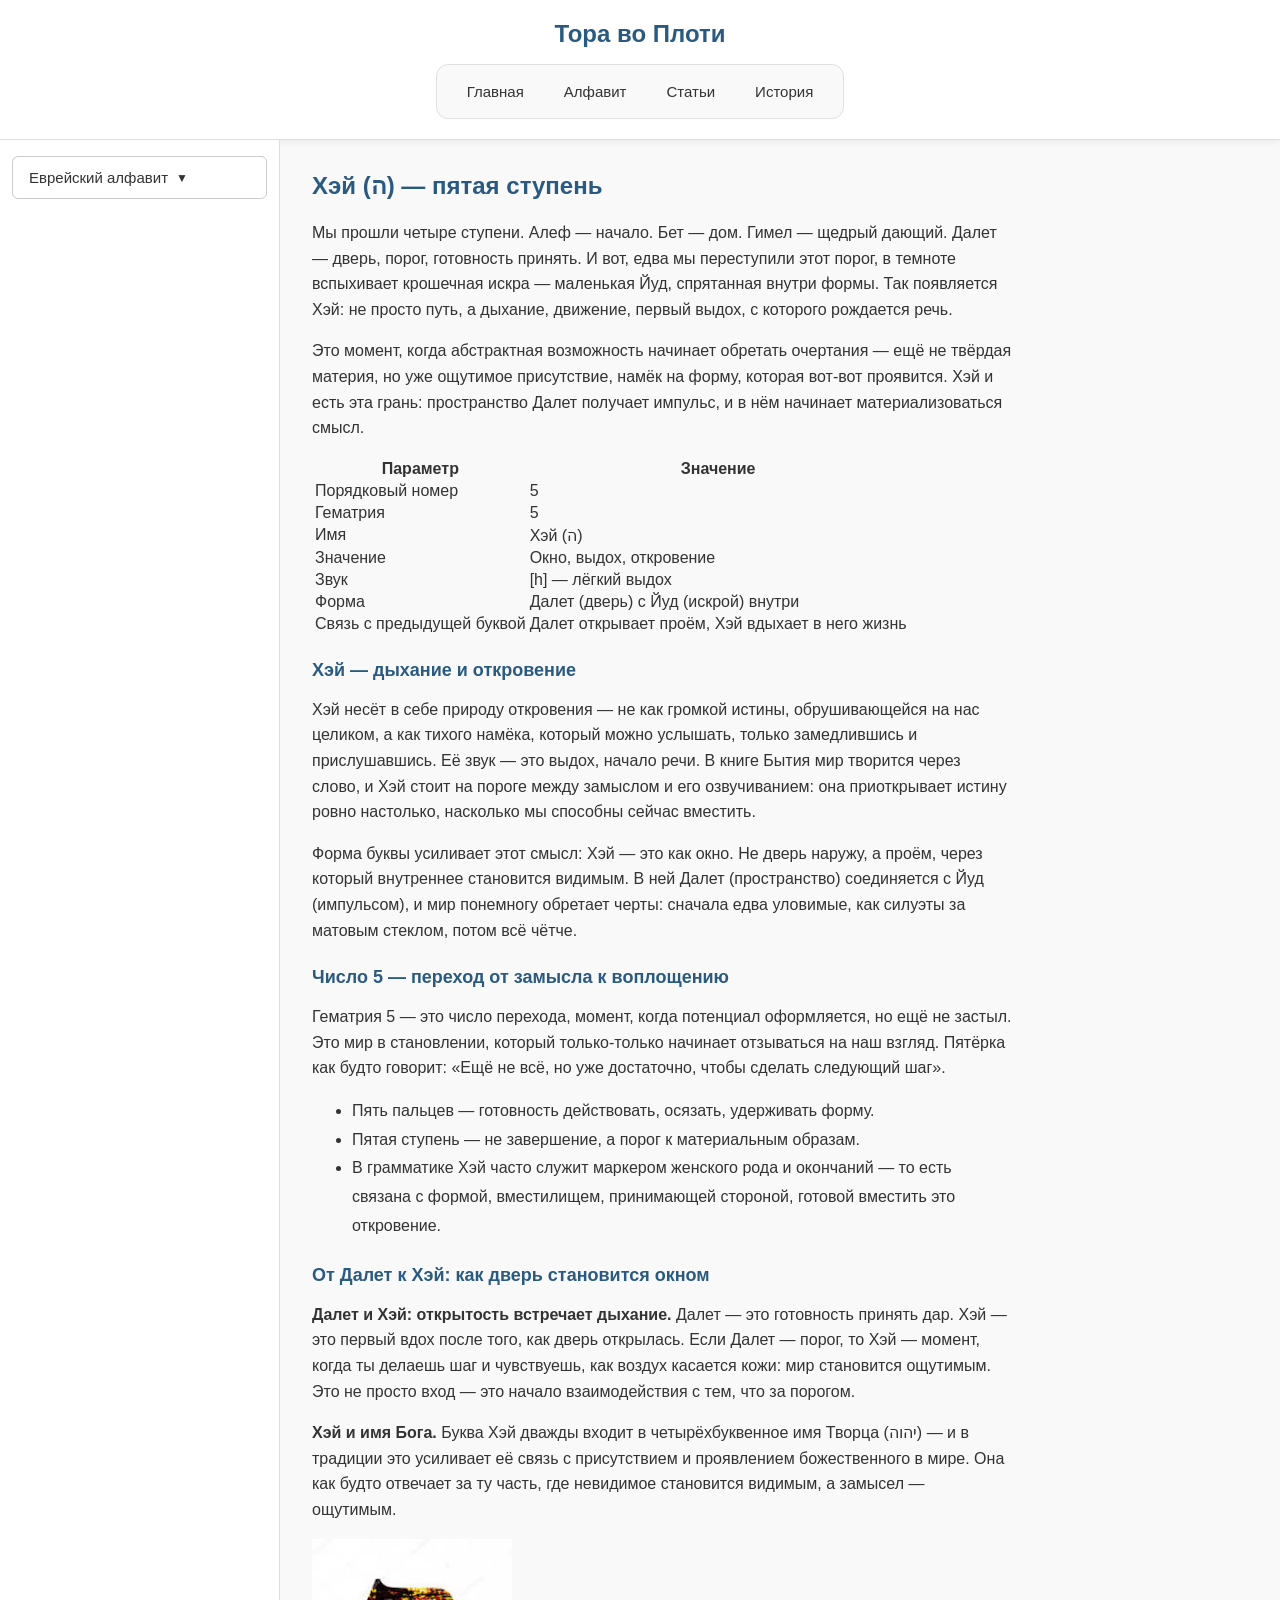
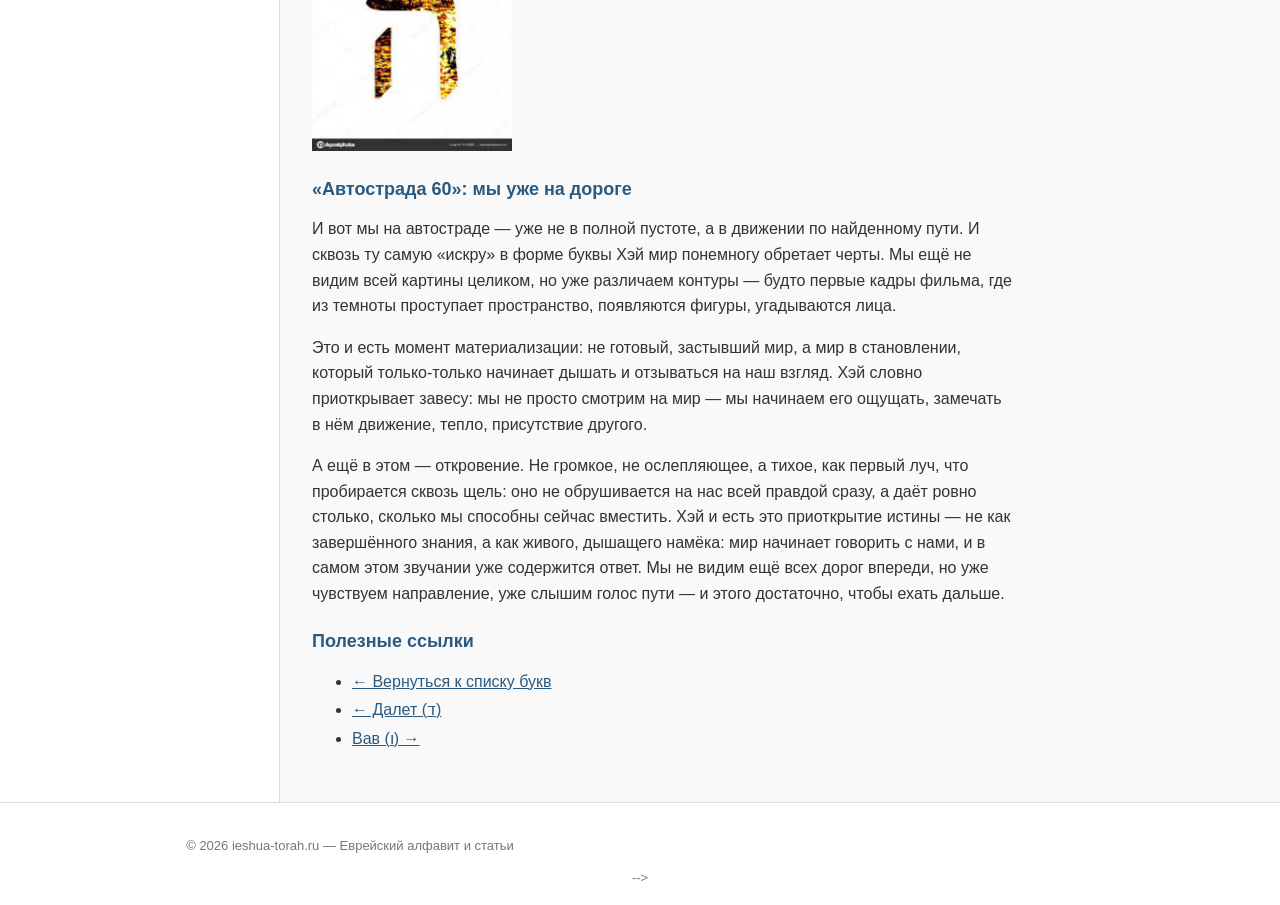
<file: alphabet/hei.html>
<!DOCTYPE html>
<html lang="ru">
<head>
  <meta charset="UTF-8">
  <meta name="viewport" content="width=device-width, initial-scale=1.0">
  <title>Буква Хей (ה): значение, откровение и символика окна | ieshua-torah</title>
<meta name="description" content="Разбор буквы Хей: символ откровения, «окно» в каббалистической традиции, духовный смысл и употребление. Спокойное толкование для семейного изучения еврейского алфавита."/>

  <link rel="stylesheet" href="../css/style.css">
</head>
<body>
  <div class="main-wrapper">
    <!-- ЛЕВАЯ ПАНЕЛЬ -->
    <aside class="sidebar">
      <button class="main-toggle" id="alphabetToggle">
        <span>Еврейский алфавит</span>
        <span class="arrow-main">▼</span>
      </button>
      <div class="letters-list" id="lettersList">
        <div class="letter-row" data-letter="alef"><span class="letter-symbol">א</span><span class="letter-name">Алеф</span></div>
        <div class="letter-row" data-letter="bet"><span class="letter-symbol">ב</span><span class="letter-name">Бет</span></div>
        <div class="letter-row" data-letter="gimel"><span class="letter-symbol">ג</span><span class="letter-name">Гимел</span></div>
        <div class="letter-row" data-letter="dalet"><span class="letter-symbol">ד</span><span class="letter-name">Далет</span></div>
        <div class="letter-row active" data-letter="hei"><span class="letter-symbol">ה</span><span class="letter-name">Хе</span></div>
        <div class="letter-row" data-letter="vav"><span class="letter-symbol">ו</span><span class="letter-name">Вав</span></div>
        <div class="letter-row" data-letter="zayin"><span class="letter-symbol">ז</span><span class="letter-name">Зайин</span></div>
        <div class="letter-row" data-letter="chet"><span class="letter-symbol">ח</span><span class="letter-name">Хет</span></div>
        <div class="letter-row" data-letter="tet"><span class="letter-symbol">ט</span><span class="letter-name">Тет</span></div>
        <div class="letter-row" data-letter="yod"><span class="letter-symbol">י</span><span class="letter-name">Йод</span></div>
      </div>
    </aside>

    <!-- ПРАВАЯ ПАНЕЛЬ: статья -->
    <main class="main-content">
      <h1>Хэй (ה) — пятая ступень</h1>

      <p>Мы прошли четыре ступени. Алеф — начало. Бет — дом. Гимел — щедрый дающий. Далет — дверь, порог, готовность принять. И вот, едва мы переступили этот порог, в темноте вспыхивает крошечная искра — маленькая Йуд, спрятанная внутри формы. Так появляется Хэй: не просто путь, а дыхание, движение, первый выдох, с которого рождается речь.</p>

      <p>Это момент, когда абстрактная возможность начинает обретать очертания — ещё не твёрдая материя, но уже ощутимое присутствие, намёк на форму, которая вот‑вот проявится. Хэй и есть эта грань: пространство Далет получает импульс, и в нём начинает материализоваться смысл.</p>

      <table>
        <thead>
          <tr><th>Параметр</th><th>Значение</th></tr>
        </thead>
        <tbody>
          <tr><td>Порядковый номер</td><td>5</td></tr>
          <tr><td>Гематрия</td><td>5</td></tr>
          <tr><td>Имя</td><td>Хэй (ה)</td></tr>
          <tr><td>Значение</td><td>Окно, выдох, откровение</td></tr>
          <tr><td>Звук</td><td>[h] — лёгкий выдох</td></tr>
          <tr><td>Форма</td><td>Далет (дверь) с Йуд (искрой) внутри</td></tr>
          <tr><td>Связь с предыдущей буквой</td><td>Далет открывает проём, Хэй вдыхает в него жизнь</td></tr>
        </tbody>
      </table>

      <h2>Хэй — дыхание и откровение</h2>

      <p>Хэй несёт в себе природу откровения — не как громкой истины, обрушивающейся на нас целиком, а как тихого намёка, который можно услышать, только замедлившись и прислушавшись. Её звук — это выдох, начало речи. В книге Бытия мир творится через слово, и Хэй стоит на пороге между замыслом и его озвучиванием: она приоткрывает истину ровно настолько, насколько мы способны сейчас вместить.</p>

      <p>Форма буквы усиливает этот смысл: Хэй — это как окно. Не дверь наружу, а проём, через который внутреннее становится видимым. В ней Далет (пространство) соединяется с Йуд (импульсом), и мир понемногу обретает черты: сначала едва уловимые, как силуэты за матовым стеклом, потом всё чётче.</p>

      <h2>Число 5 — переход от замысла к воплощению</h2>

      <p>Гематрия 5 — это число перехода, момент, когда потенциал оформляется, но ещё не застыл. Это мир в становлении, который только-только начинает отзываться на наш взгляд. Пятёрка как будто говорит: «Ещё не всё, но уже достаточно, чтобы сделать следующий шаг».</p>

      <ul>
        <li>Пять пальцев — готовность действовать, осязать, удерживать форму.</li>
        <li>Пятая ступень — не завершение, а порог к материальным образам.</li>
        <li>В грамматике Хэй часто служит маркером женского рода и окончаний — то есть связана с формой, вместилищем, принимающей стороной, готовой вместить это откровение.</li>
      </ul>

      <h2>От Далет к Хэй: как дверь становится окном</h2>

      <p><strong>Далет и Хэй: открытость встречает дыхание.</strong> Далет — это готовность принять дар. Хэй — это первый вдох после того, как дверь открылась. Если Далет — порог, то Хэй — момент, когда ты делаешь шаг и чувствуешь, как воздух касается кожи: мир становится ощутимым. Это не просто вход — это начало взаимодействия с тем, что за порогом.</p>

      <p><strong>Хэй и имя Бога.</strong> Буква Хэй дважды входит в четырёхбуквенное имя Творца (יהוה) — и в традиции это усиливает её связь с присутствием и проявлением божественного в мире. Она как будто отвечает за ту часть, где невидимое становится видимым, а замысел — ощутимым.</p>

      <div style="text-align: left;">
  <img src="../images/hei.now.jpeg" alt="Буква Далет" width="200">
</div>


      <h2>«Автострада 60»: мы уже на дороге</h2>

      <p>И вот мы на автостраде — уже не в полной пустоте, а в движении по найденному пути. И сквозь ту самую «искру» в форме буквы Хэй мир понемногу обретает черты. Мы ещё не видим всей картины целиком, но уже различаем контуры — будто первые кадры фильма, где из темноты проступает пространство, появляются фигуры, угадываются лица.</p>

      <p>Это и есть момент материализации: не готовый, застывший мир, а мир в становлении, который только-только начинает дышать и отзываться на наш взгляд. Хэй словно приоткрывает завесу: мы не просто смотрим на мир — мы начинаем его ощущать, замечать в нём движение, тепло, присутствие другого.</p>

      <p>А ещё в этом — откровение. Не громкое, не ослепляющее, а тихое, как первый луч, что пробирается сквозь щель: оно не обрушивается на нас всей правдой сразу, а даёт ровно столько, сколько мы способны сейчас вместить. Хэй и есть это приоткрытие истины — не как завершённого знания, а как живого, дышащего намёка: мир начинает говорить с нами, и в самом этом звучании уже содержится ответ. Мы не видим ещё всех дорог впереди, но уже чувствуем направление, уже слышим голос пути — и этого достаточно, чтобы ехать дальше.</p>

      <h2>Полезные ссылки</h2>
      <ul>
        <li><a href="../index.html">&larr; Вернуться к списку букв</a></li>
        <li><a href="dalet.html">← Далет (ד)</a></li>
        <li><a href="vav.html">Вав (ו) →</a></li>
      </ul>
    </main>
  </div>

  <!-- Подключаем футер -->
  <div id="footerContainer"></div>
  <script>
    (async () => {
      try {
        const r = await fetch('../includes/footer.html');
        if (!r.ok) throw new Error('Футер не найден');
        document.getElementById('footerContainer').innerHTML = await r.text();
      } catch (e) {
        console.warn('Футер:', e);
      }
    })();
  </script>

  <!-- Подключаем JS -->
  <script src="../js/script.js"></script>
</body>
</html>
</file>
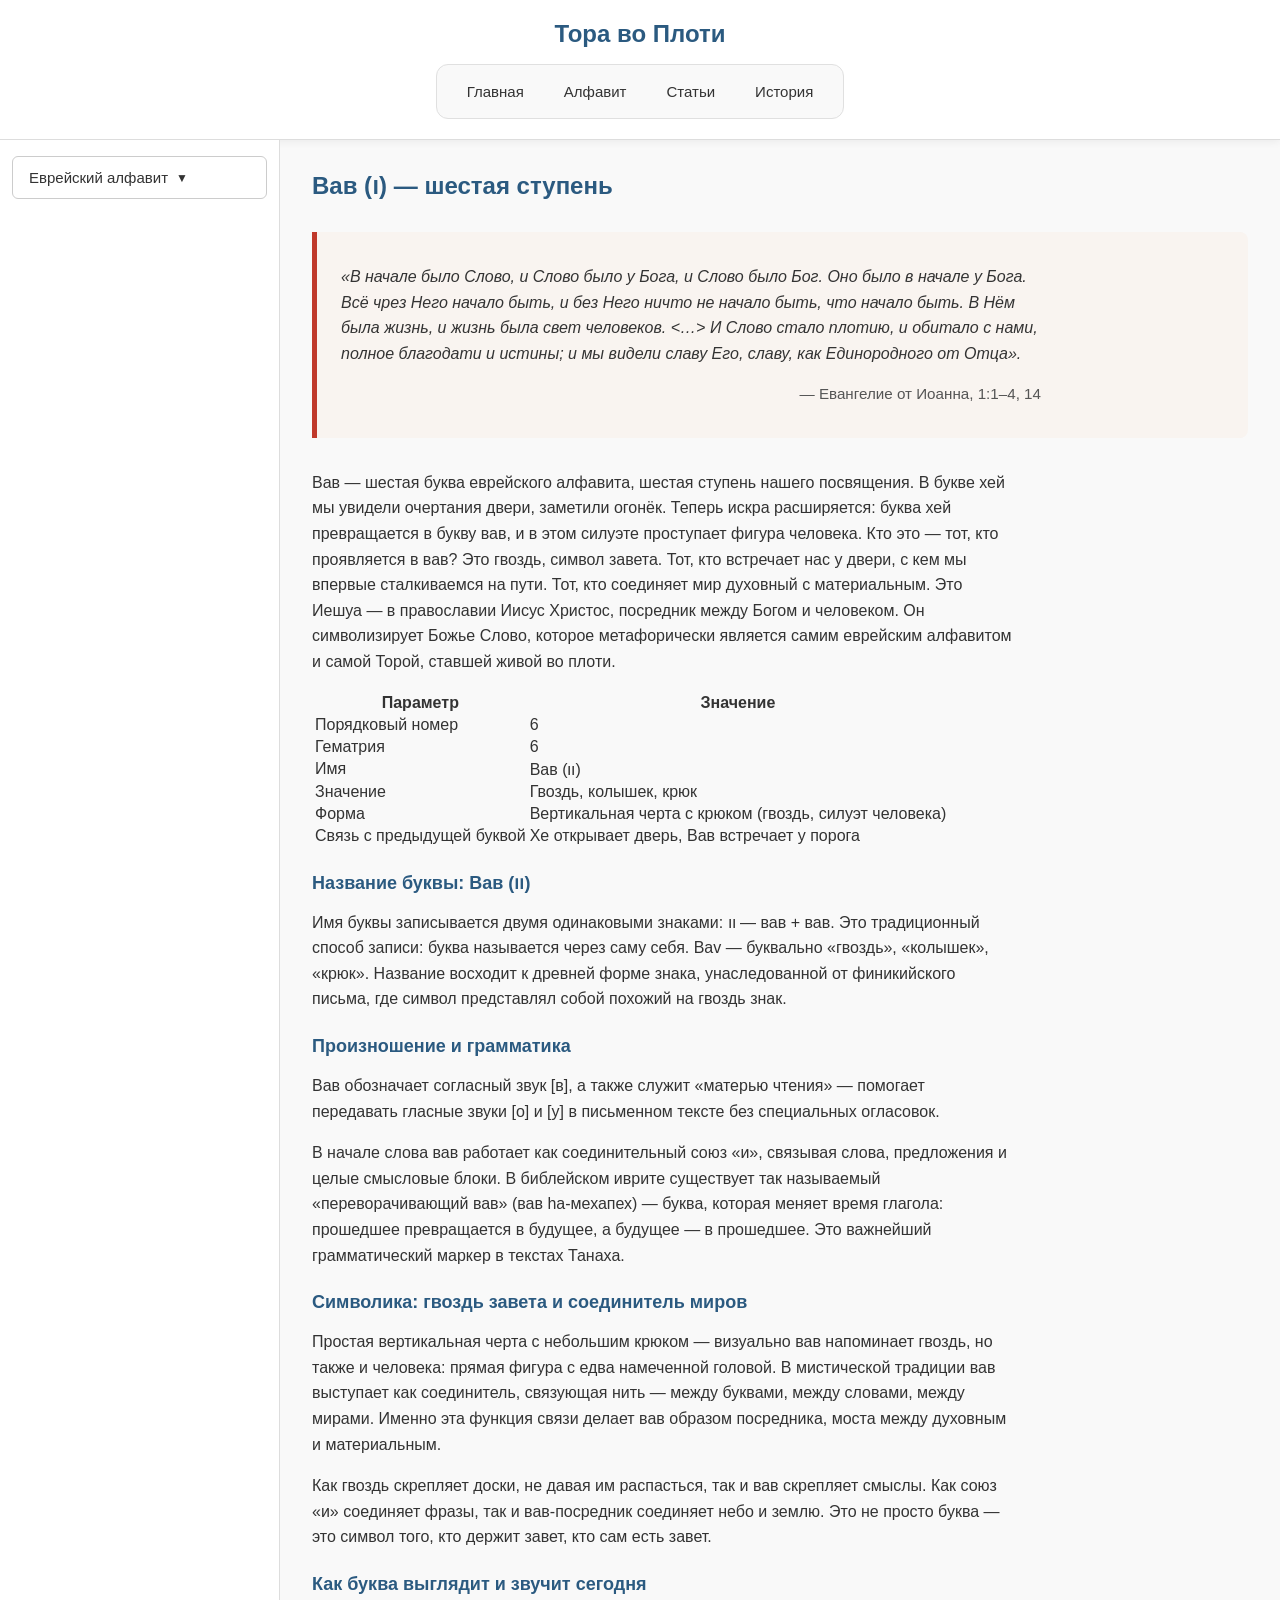
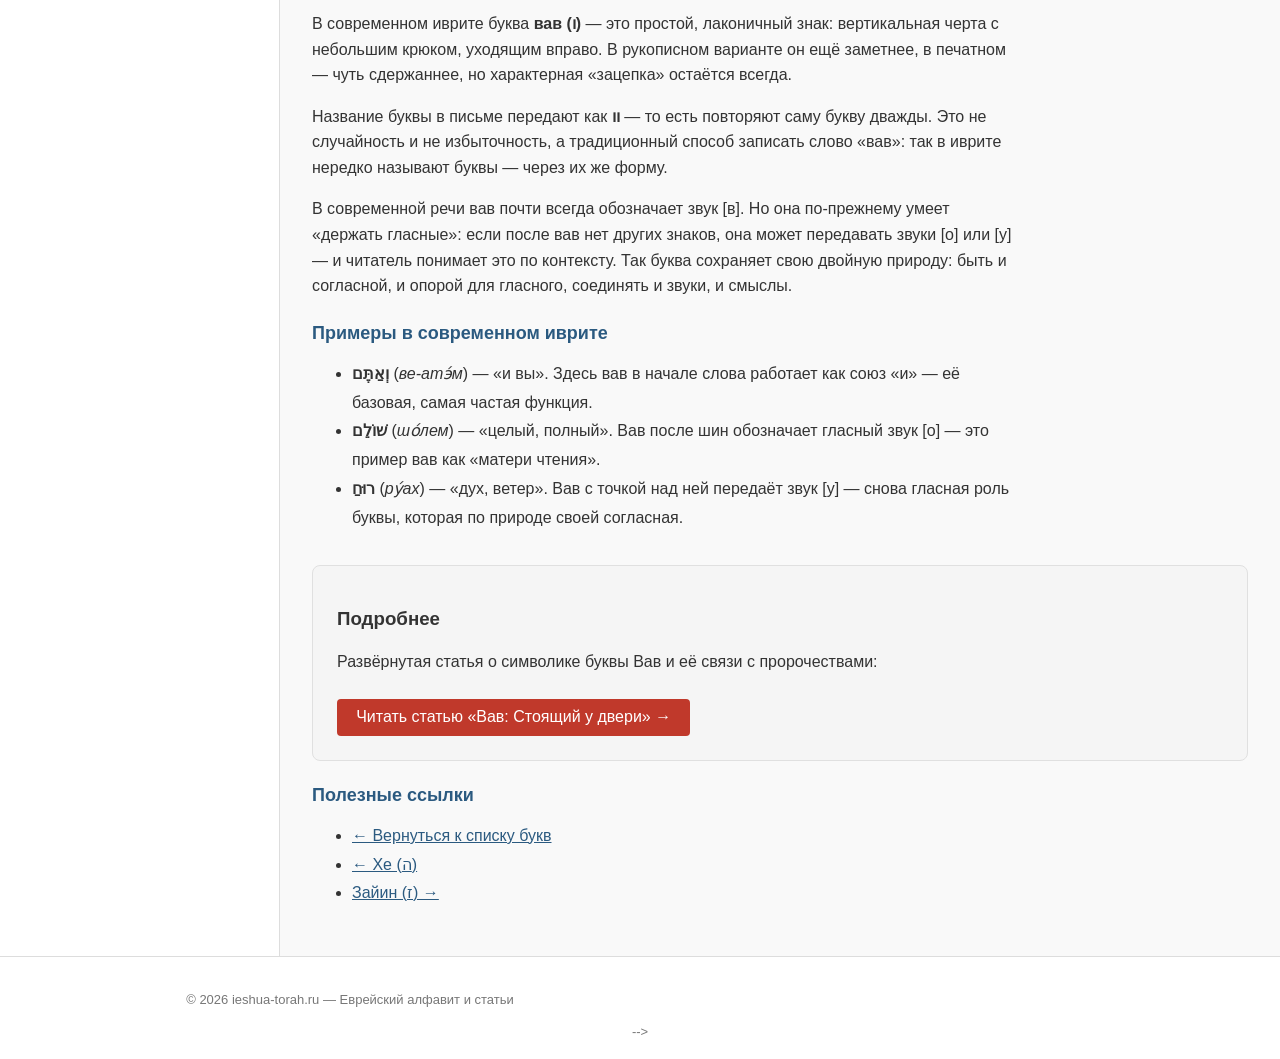
<file: alphabet/vav.html>
<!DOCTYPE html>
<html lang="ru">
<head>
  <meta charset="UTF-8">
  <meta name="viewport" content="width=device-width, initial-scale=1.0">
  <title>Буква Вав (ו): значение, символика и связь с пророчествами | ieshua-torah</title>
<meta name="description" content="Глубокий разбор буквы Вав: символика гвоздя, Откровение 3:20, значение в каббале и пророчествах. Спокойное, семейное толкование для изучающих еврейский алфавит."/>

  <link rel="stylesheet" href="../css/style.css">
</head>
<body>
  <div class="main-wrapper">
    <!-- ЛЕВАЯ ПАНЕЛЬ -->
    <aside class="sidebar">
      <button class="main-toggle" id="alphabetToggle">
        <span>Еврейский алфавит</span>
        <span class="arrow-main">▼</span>
      </button>
      <div class="letters-list" id="lettersList">
        <div class="letter-row" data-letter="alef"><span class="letter-symbol">א</span><span class="letter-name">Алеф</span></div>
        <div class="letter-row" data-letter="bet"><span class="letter-symbol">ב</span><span class="letter-name">Бет</span></div>
        <div class="letter-row" data-letter="gimel"><span class="letter-symbol">ג</span><span class="letter-name">Гимел</span></div>
        <div class="letter-row" data-letter="dalet"><span class="letter-symbol">ד</span><span class="letter-name">Далет</span></div>
        <div class="letter-row" data-letter="hei"><span class="letter-symbol">ה</span><span class="letter-name">Хе</span></div>
        <div class="letter-row active" data-letter="vav"><span class="letter-symbol">ו</span><span class="letter-name">Вав</span></div>
        <div class="letter-row" data-letter="zayin"><span class="letter-symbol">ז</span><span class="letter-name">Зайин</span></div>
        <div class="letter-row" data-letter="chet"><span class="letter-symbol">ח</span><span class="letter-name">Хет</span></div>
        <div class="letter-row" data-letter="tet"><span class="letter-symbol">ט</span><span class="letter-name">Тет</span></div>
        <div class="letter-row" data-letter="yod"><span class="letter-symbol">י</span><span class="letter-name">Йод</span></div>
      </div>
    </aside>

    <!-- ПРАВАЯ ПАНЕЛЬ: статья -->
    <main class="main-content">
      <h1>Вав (ו) — шестая ступень</h1>

      <blockquote style="border-left: 5px solid #c0392b; padding: 1rem 1.5rem; background: #f9f4f0; margin: 2rem 0; font-style: italic; border-radius: 0 8px 8px 0;">
        <p>«В начале было Слово, и Слово было у Бога, и Слово было Бог. Оно было в начале у Бога. Всё чрез Него начало быть, и без Него ничто не начало быть, что начало быть. В Нём была жизнь, и жизнь была свет человеков. <…> И Слово стало плотию, и обитало с нами, полное благодати и истины; и мы видели славу Его, славу, как Единородного от Отца».</p>
        <p style="text-align: right; font-style: normal; font-size: 0.95rem; color: #555; margin-top: 1rem;">— Евангелие от Иоанна, 1:1–4, 14</p>
      </blockquote>

      <p>Вав — шестая буква еврейского алфавита, шестая ступень нашего посвящения. В букве хей мы увидели очертания двери, заметили огонёк. Теперь искра расширяется: буква хей превращается в букву вав, и в этом силуэте проступает фигура человека. Кто это — тот, кто проявляется в вав? Это гвоздь, символ завета. Тот, кто встречает нас у двери, с кем мы впервые сталкиваемся на пути. Тот, кто соединяет мир духовный с материальным. Это Иешуа — в православии Иисус Христос, посредник между Богом и человеком. Он символизирует Божье Слово, которое метафорически является самим еврейским алфавитом и самой Торой, ставшей живой во плоти.</p>

      <table>
        <thead>
          <tr><th>Параметр</th><th>Значение</th></tr>
        </thead>
        <tbody>
          <tr><td>Порядковый номер</td><td>6</td></tr>
          <tr><td>Гематрия</td><td>6</td></tr>
          <tr><td>Имя</td><td>Вав (וו)</td></tr>
          <tr><td>Значение</td><td>Гвоздь, колышек, крюк</td></tr>
          <tr><td>Форма</td><td>Вертикальная черта с крюком (гвоздь, силуэт человека)</td></tr>
          <tr><td>Связь с предыдущей буквой</td><td>Хе открывает дверь, Вав встречает у порога</td></tr>
        </tbody>
      </table>

      <h2>Название буквы: Вав (וו)</h2>

      <p>Имя буквы записывается двумя одинаковыми знаками: וו — вав + вав. Это традиционный способ записи: буква называется через саму себя. Вav — буквально «гвоздь», «колышек», «крюк». Название восходит к древней форме знака, унаследованной от финикийского письма, где символ представлял собой похожий на гвоздь знак.</p>

      <h2>Произношение и грамматика</h2>

      <p>Вав обозначает согласный звук [в], а также служит «матерью чтения» — помогает передавать гласные звуки [о] и [у] в письменном тексте без специальных огласовок.</p>

      <p>В начале слова вав работает как соединительный союз «и», связывая слова, предложения и целые смысловые блоки. В библейском иврите существует так называемый «переворачивающий вав» (вав hа-мехапех) — буква, которая меняет время глагола: прошедшее превращается в будущее, а будущее — в прошедшее. Это важнейший грамматический маркер в текстах Танаха.</p>

      <h2>Символика: гвоздь завета и соединитель миров</h2>

      <p>Простая вертикальная черта с небольшим крюком — визуально вав напоминает гвоздь, но также и человека: прямая фигура с едва намеченной головой. В мистической традиции вав выступает как соединитель, связующая нить — между буквами, между словами, между мирами. Именно эта функция связи делает вав образом посредника, моста между духовным и материальным.</p>

      <p>Как гвоздь скрепляет доски, не давая им распасться, так и вав скрепляет смыслы. Как союз «и» соединяет фразы, так и вав-посредник соединяет небо и землю. Это не просто буква — это символ того, кто держит завет, кто сам есть завет.</p>

      <h2>Как буква выглядит и звучит сегодня</h2>

      <p>В современном иврите буква <strong>вав (ו)</strong> — это простой, лаконичный знак: вертикальная черта с небольшим крюком, уходящим вправо. В рукописном варианте он ещё заметнее, в печатном — чуть сдержаннее, но характерная «зацепка» остаётся всегда.</p>

      <p>Название буквы в письме передают как <strong>וו</strong> — то есть повторяют саму букву дважды. Это не случайность и не избыточность, а традиционный способ записать слово «вав»: так в иврите нередко называют буквы — через их же форму.</p>

      <p>В современной речи вав почти всегда обозначает звук [в]. Но она по-прежнему умеет «держать гласные»: если после вав нет других знаков, она может передавать звуки [о] или [у] — и читатель понимает это по контексту. Так буква сохраняет свою двойную природу: быть и согласной, и опорой для гласного, соединять и звуки, и смыслы.</p>

      <h2>Примеры в современном иврите</h2>

      <ul>
        <li><strong>וְאַתֶּם</strong> (<em>ве-атэ́м</em>) — «и вы». Здесь вав в начале слова работает как союз «и» — её базовая, самая частая функция.</li>
        <li><strong>שׁוֹלֵם</strong> (<em>шо́лем</em>) — «целый, полный». Вав после шин обозначает гласный звук [о] — это пример вав как «матери чтения».</li>
        <li><strong>רוּחַ</strong> (<em>ру́ах</em>) — «дух, ветер». Вав с точкой над ней передаёт звук [у] — снова гласная роль буквы, которая по природе своей согласная.</li>
      </ul>

<section class="article-link-block" style="margin-top: 2rem; padding: 1.5rem; background: #f5f5f5; border-radius: 8px; border: 1px solid #e0e0e0;">
  <h3>Подробнее</h3>
  <p>Развёрнутая статья о символике буквы Вав и её связи с пророчествами:</p>
  <a href="../articles/vav.article1.html" class="btn-read" style="display: inline-block; margin-top: 0.5rem; padding: 0.6rem 1.2rem; background: #c0392b; color: #fff; text-decoration: none; border-radius: 4px;">Читать статью «Вав: Стоящий у двери» →</a>
</section>

      <h2>Полезные ссылки</h2>
      <ul>
        <li><a href="../index.html">&larr; Вернуться к списку букв</a></li>
        <li><a href="hei.html">← Хе (ה)</a></li>
        <li><a href="zayin.html">Зайин (ז) →</a></li>
      </ul>
    </main>
  </div>

  <!-- Подключаем футер -->
  <div id="footerContainer"></div>
  <script>
    (async () => {
      try {
        const r = await fetch('../includes/footer.html');
        if (!r.ok) throw new Error('Футер не найден');
        document.getElementById('footerContainer').innerHTML = await r.text();
      } catch (e) {
        console.warn('Футер:', e);
      }
    })();
  </script>

  <!-- Подключаем JS -->
  <script src="../js/script.js"></script>
</body>
</html>
</file>
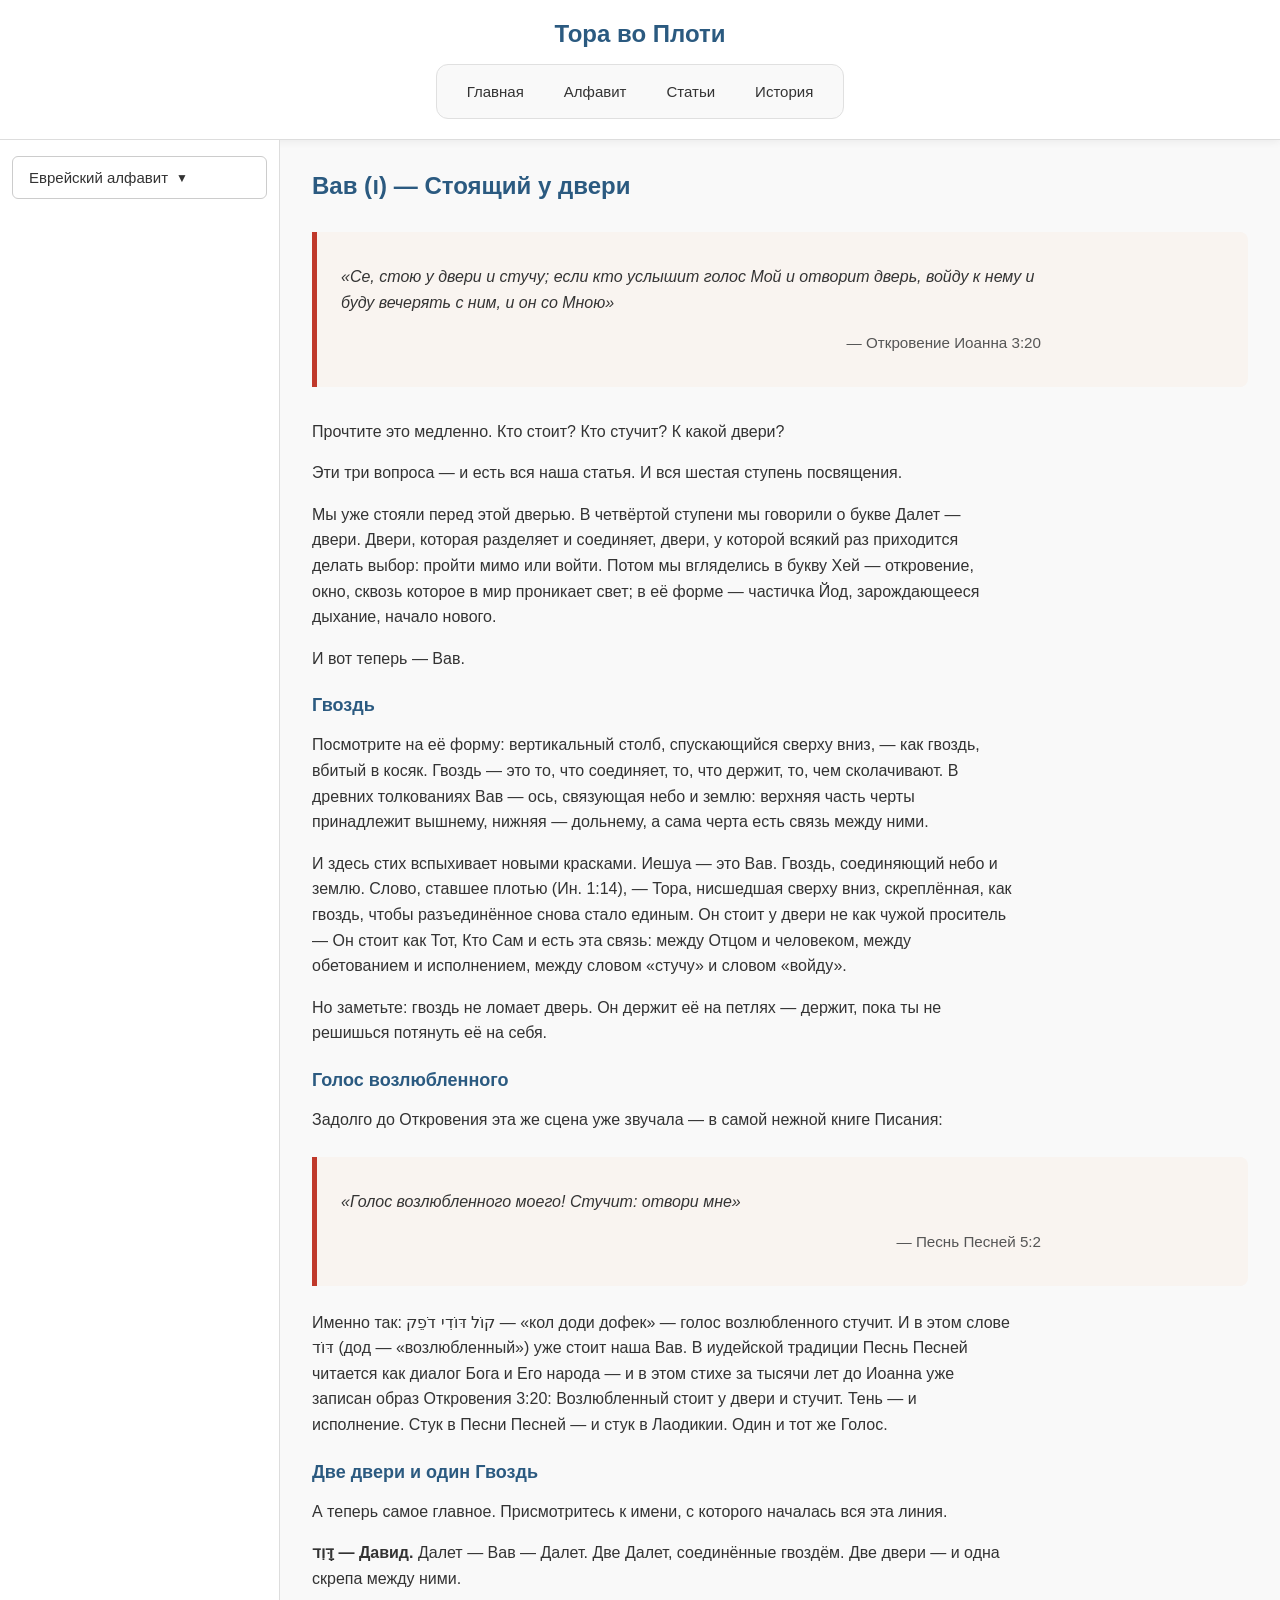
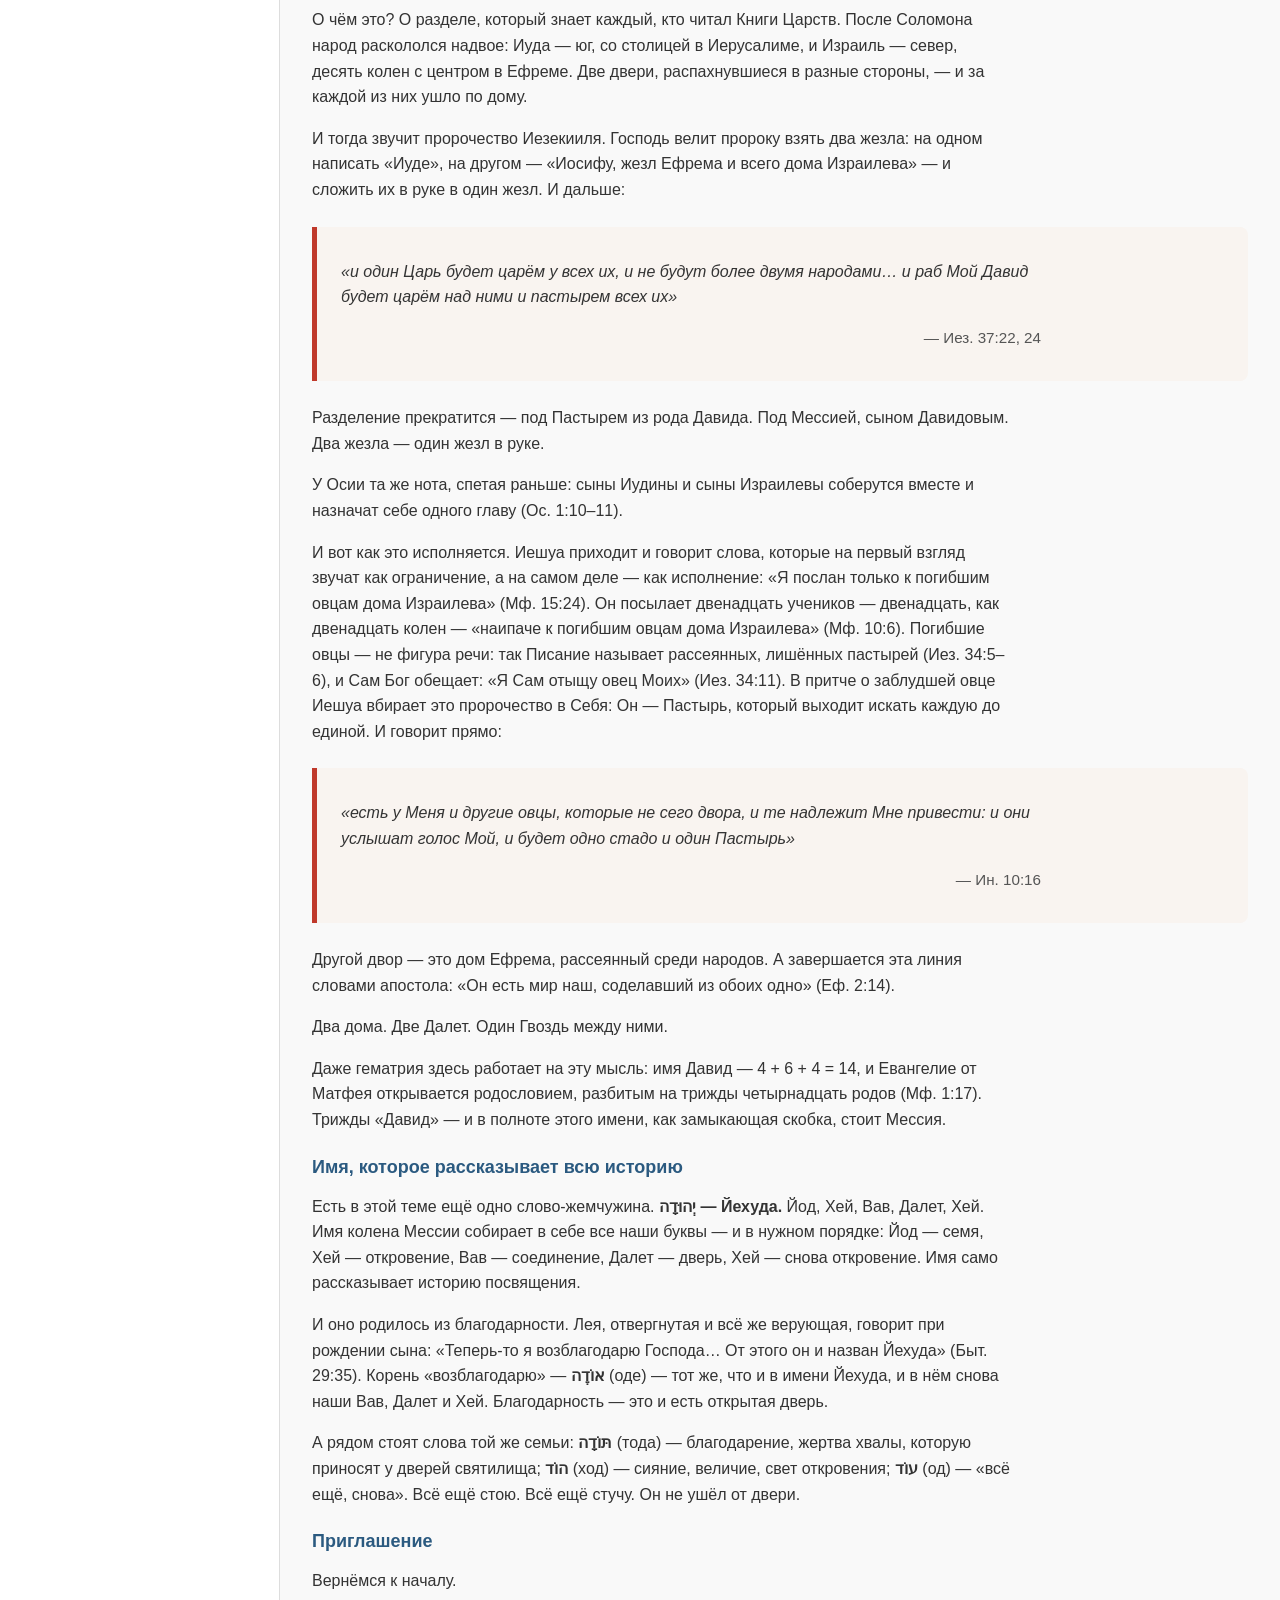
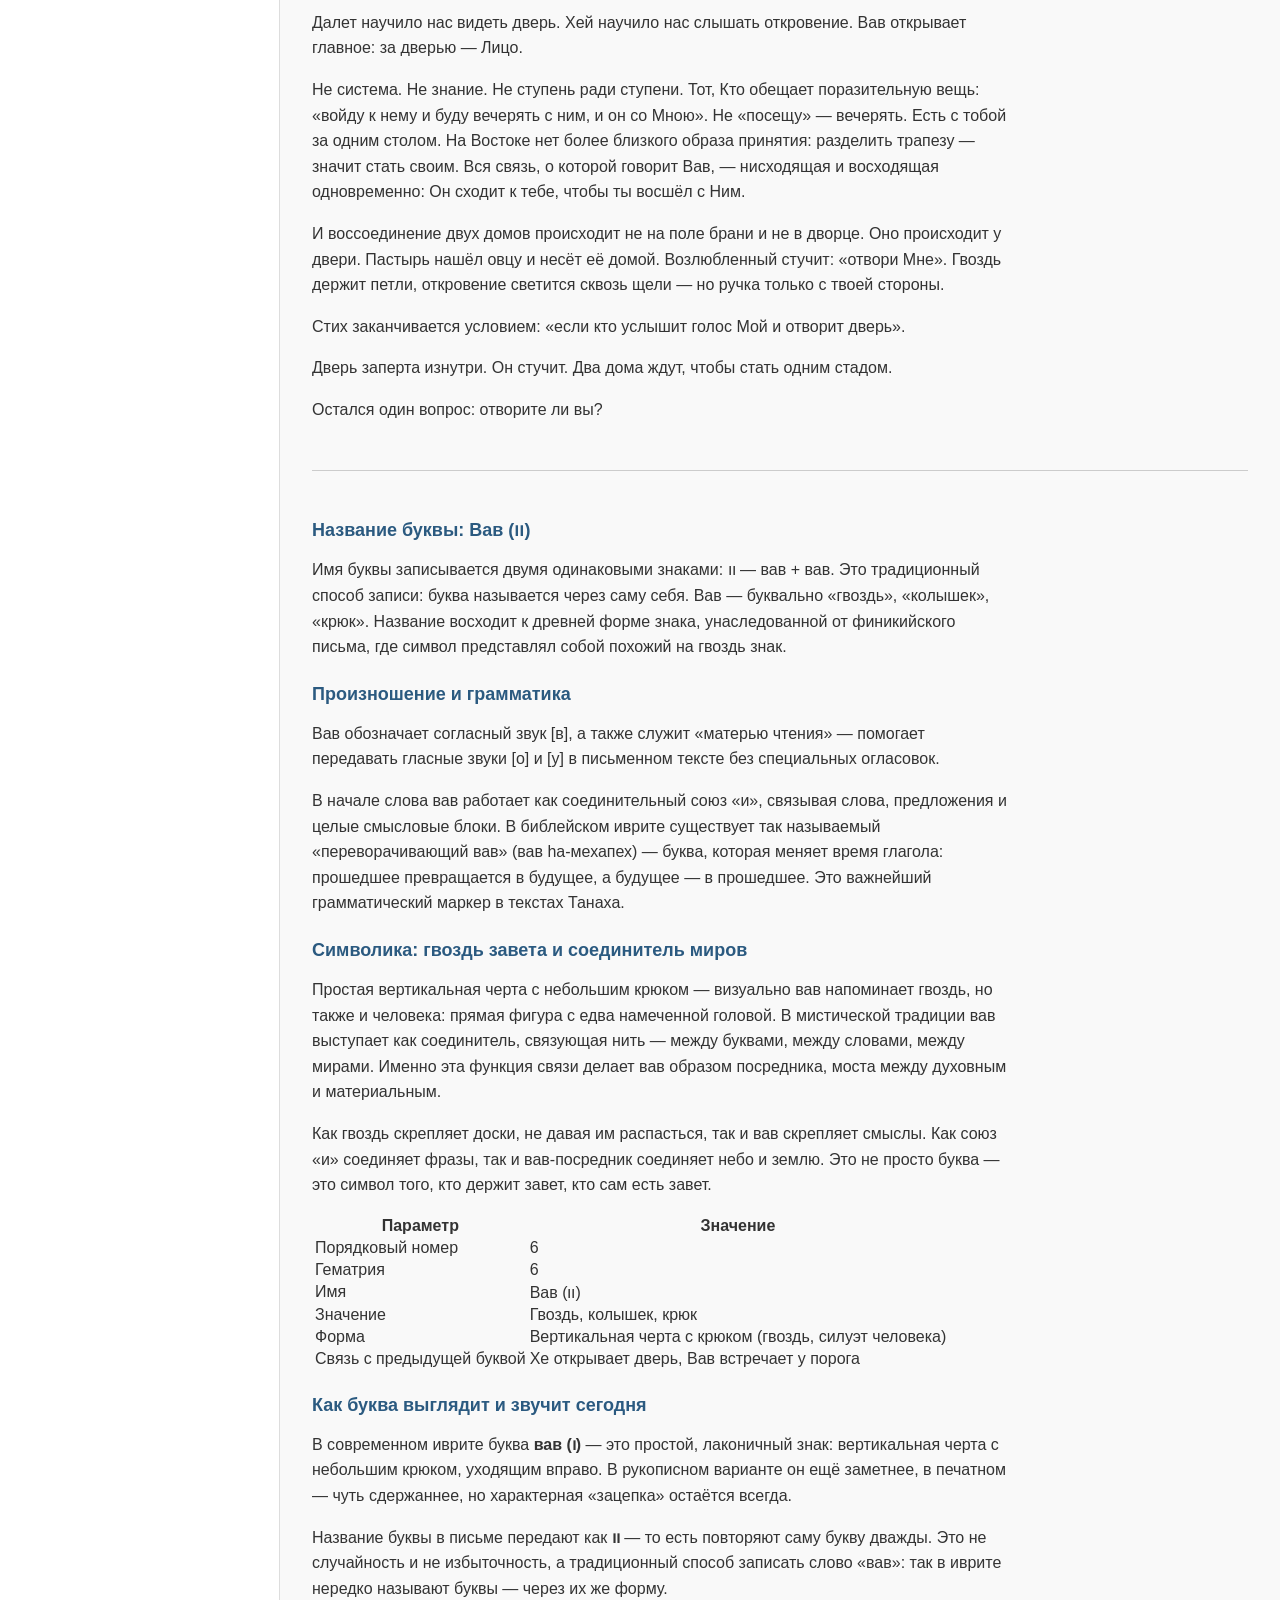
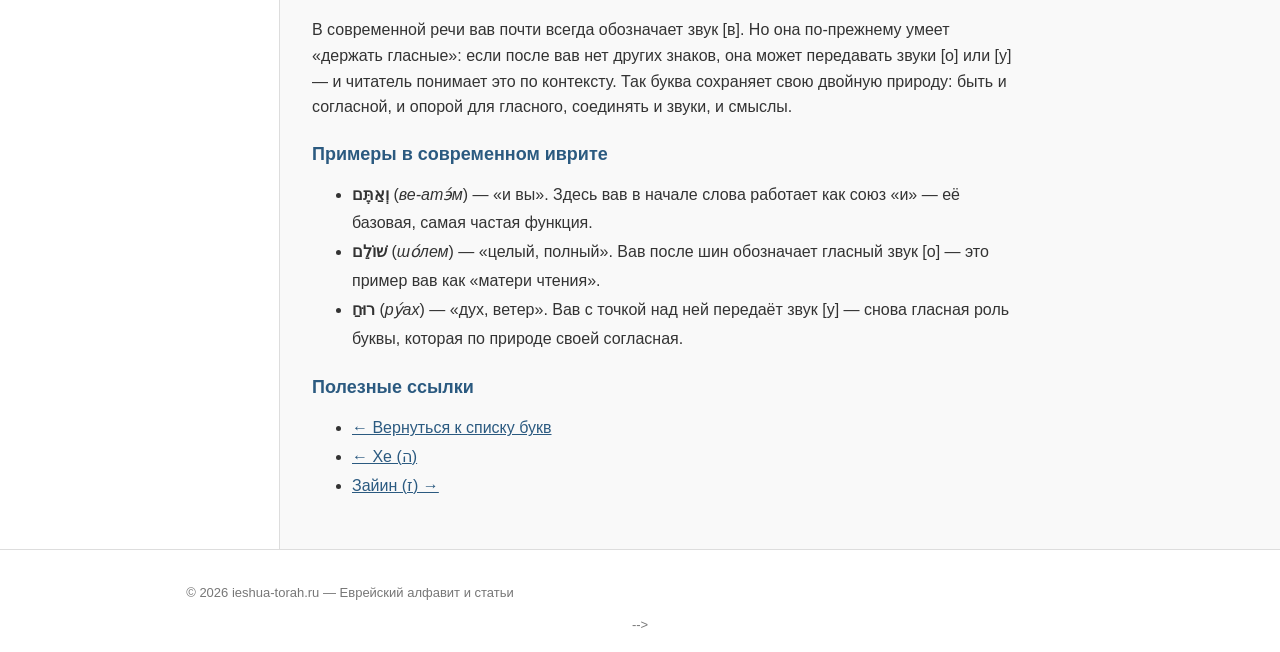
<file: articles/vav.article1.html>
<!DOCTYPE html>
<html lang="ru">
<head>
  <meta charset="UTF-8">
  <meta name="viewport" content="width=device-width, initial-scale=1.0">
 <title>Вав: Стоящий у двери — полный разбор символики | ieshua-torah</title>
<meta name="description" content="Развёрнутая статья о букве Вав: значение, гематрия, связь с Давидом, объединение двух домов Израиля. Подробное толкование для изучающих Тору и каббалу в семейном формате."/>

  <link rel="stylesheet" href="../css/style.css">
</head>
<body>
  <div class="main-wrapper">
    <!-- ЛЕВАЯ ПАНЕЛЬ -->
    <aside class="sidebar">
      <button class="main-toggle" id="alphabetToggle">
        <span>Еврейский алфавит</span>
        <span class="arrow-main">▼</span>
      </button>
      <div class="letters-list" id="lettersList">
        <div class="letter-row" data-letter="alef"><span class="letter-symbol">א</span><span class="letter-name">Алеф</span></div>
        <div class="letter-row" data-letter="bet"><span class="letter-symbol">ב</span><span class="letter-name">Бет</span></div>
        <div class="letter-row" data-letter="gimel"><span class="letter-symbol">ג</span><span class="letter-name">Гимел</span></div>
        <div class="letter-row" data-letter="dalet"><span class="letter-symbol">ד</span><span class="letter-name">Далет</span></div>
        <div class="letter-row" data-letter="hei"><span class="letter-symbol">ה</span><span class="letter-name">Хе</span></div>
        <div class="letter-row active" data-letter="vav"><span class="letter-symbol">ו</span><span class="letter-name">Вав</span></div>
        <div class="letter-row" data-letter="zayin"><span class="letter-symbol">ז</span><span class="letter-name">Зайин</span></div>
        <div class="letter-row" data-letter="chet"><span class="letter-symbol">ח</span><span class="letter-name">Хет</span></div>
        <div class="letter-row" data-letter="tet"><span class="letter-symbol">ט</span><span class="letter-name">Тет</span></div>
        <div class="letter-row" data-letter="yod"><span class="letter-symbol">י</span><span class="letter-name">Йод</span></div>
      </div>
    </aside>

    <!-- ПРАВАЯ ПАНЕЛЬ: статья -->
    <main class="main-content">
      <h1>Вав (ו) — Стоящий у двери</h1>

      <blockquote style="border-left: 5px solid #c0392b; padding: 1rem 1.5rem; background: #f9f4f0; margin: 2rem 0; font-style: italic; border-radius: 0 8px 8px 0;">
        <p>«Се, стою у двери и стучу; если кто услышит голос Мой и отворит дверь, войду к нему и буду вечерять с ним, и он со Мною»</p>
        <p style="text-align: right; font-style: normal; font-size: 0.95rem; color: #555; margin-top: 1rem;">— Откровение Иоанна 3:20</p>
      </blockquote>

      <p>Прочтите это медленно. Кто стоит? Кто стучит? К какой двери?</p>

      <p>Эти три вопроса — и есть вся наша статья. И вся шестая ступень посвящения.</p>

      <p>Мы уже стояли перед этой дверью. В четвёртой ступени мы говорили о букве Далет — двери. Двери, которая разделяет и соединяет, двери, у которой всякий раз приходится делать выбор: пройти мимо или войти. Потом мы вгляделись в букву Хей — откровение, окно, сквозь которое в мир проникает свет; в её форме — частичка Йод, зарождающееся дыхание, начало нового.</p>

      <p>И вот теперь — Вав.</p>

      <h2>Гвоздь</h2>

      <p>Посмотрите на её форму: вертикальный столб, спускающийся сверху вниз, — как гвоздь, вбитый в косяк. Гвоздь — это то, что соединяет, то, что держит, то, чем сколачивают. В древних толкованиях Вав — ось, связующая небо и землю: верхняя часть черты принадлежит вышнему, нижняя — дольнему, а сама черта есть связь между ними.</p>

      <p>И здесь стих вспыхивает новыми красками. Иешуа — это Вав. Гвоздь, соединяющий небо и землю. Слово, ставшее плотью (Ин. 1:14), — Тора, нисшедшая сверху вниз, скреплённая, как гвоздь, чтобы разъединённое снова стало единым. Он стоит у двери не как чужой проситель — Он стоит как Тот, Кто Сам и есть эта связь: между Отцом и человеком, между обетованием и исполнением, между словом «стучу» и словом «войду».</p>

      <p>Но заметьте: гвоздь не ломает дверь. Он держит её на петлях — держит, пока ты не решишься потянуть её на себя.</p>

      <h2>Голос возлюбленного</h2>

      <p>Задолго до Откровения эта же сцена уже звучала — в самой нежной книге Писания:</p>

      <blockquote style="border-left: 5px solid #c0392b; padding: 1rem 1.5rem; background: #f9f4f0; margin: 1.5rem 0; font-style: italic; border-radius: 0 8px 8px 0;">
        <p>«Голос возлюбленного моего! Стучит: отвори мне»</p>
        <p style="text-align: right; font-style: normal; font-size: 0.95rem; color: #555; margin-top: 1rem;">— Песнь Песней 5:2</p>
      </blockquote>

      <p>Именно так: קוֹל דּוֹדִי דֹפֵק — «кол доди дофек» — голос возлюбленного стучит. И в этом слове דּוֹד (дод — «возлюбленный») уже стоит наша Вав. В иудейской традиции Песнь Песней читается как диалог Бога и Его народа — и в этом стихе за тысячи лет до Иоанна уже записан образ Откровения 3:20: Возлюбленный стоит у двери и стучит. Тень — и исполнение. Стук в Песни Песней — и стук в Лаодикии. Один и тот же Голос.</p>

      <h2>Две двери и один Гвоздь</h2>

      <p>А теперь самое главное. Присмотритесь к имени, с которого началась вся эта линия.</p>

      <p><strong>דָּוִד — Давид.</strong> Далет — Вав — Далет. Две Далет, соединённые гвоздём. Две двери — и одна скрепа между ними.</p>

      <p>О чём это? О разделе, который знает каждый, кто читал Книги Царств. После Соломона народ раскололся надвое: Иуда — юг, со столицей в Иерусалиме, и Израиль — север, десять колен с центром в Ефреме. Две двери, распахнувшиеся в разные стороны, — и за каждой из них ушло по дому.</p>

      <p>И тогда звучит пророчество Иезекииля. Господь велит пророку взять два жезла: на одном написать «Иуде», на другом — «Иосифу, жезл Ефрема и всего дома Израилева» — и сложить их в руке в один жезл. И дальше:</p>

      <blockquote style="border-left: 5px solid #c0392b; padding: 1rem 1.5rem; background: #f9f4f0; margin: 1.5rem 0; font-style: italic; border-radius: 0 8px 8px 0;">
        <p>«и один Царь будет царём у всех их, и не будут более двумя народами… и раб Мой Давид будет царём над ними и пастырем всех их»</p>
        <p style="text-align: right; font-style: normal; font-size: 0.95rem; color: #555; margin-top: 1rem;">— Иез. 37:22, 24</p>
      </blockquote>

      <p>Разделение прекратится — под Пастырем из рода Давида. Под Мессией, сыном Давидовым. Два жезла — один жезл в руке.</p>

      <p>У Осии та же нота, спетая раньше: сыны Иудины и сыны Израилевы соберутся вместе и назначат себе одного главу (Ос. 1:10–11).</p>

      <p>И вот как это исполняется. Иешуа приходит и говорит слова, которые на первый взгляд звучат как ограничение, а на самом деле — как исполнение: «Я послан только к погибшим овцам дома Израилева» (Мф. 15:24). Он посылает двенадцать учеников — двенадцать, как двенадцать колен — «наипаче к погибшим овцам дома Израилева» (Мф. 10:6). Погибшие овцы — не фигура речи: так Писание называет рассеянных, лишённых пастырей (Иез. 34:5–6), и Сам Бог обещает: «Я Сам отыщу овец Моих» (Иез. 34:11). В притче о заблудшей овце Иешуа вбирает это пророчество в Себя: Он — Пастырь, который выходит искать каждую до единой. И говорит прямо:</p>

      <blockquote style="border-left: 5px solid #c0392b; padding: 1rem 1.5rem; background: #f9f4f0; margin: 1.5rem 0; font-style: italic; border-radius: 0 8px 8px 0;">
        <p>«есть у Меня и другие овцы, которые не сего двора, и те надлежит Мне привести: и они услышат голос Мой, и будет одно стадо и один Пастырь»</p>
        <p style="text-align: right; font-style: normal; font-size: 0.95rem; color: #555; margin-top: 1rem;">— Ин. 10:16</p>
      </blockquote>

      <p>Другой двор — это дом Ефрема, рассеянный среди народов. А завершается эта линия словами апостола: «Он есть мир наш, соделавший из обоих одно» (Еф. 2:14).</p>

      <p>Два дома. Две Далет. Один Гвоздь между ними.</p>

      <p>Даже гематрия здесь работает на эту мысль: имя Давид — 4 + 6 + 4 = 14, и Евангелие от Матфея открывается родословием, разбитым на трижды четырнадцать родов (Мф. 1:17). Трижды «Давид» — и в полноте этого имени, как замыкающая скобка, стоит Мессия.</p>

      <h2>Имя, которое рассказывает всю историю</h2>

      <p>Есть в этой теме ещё одно слово-жемчужина. <strong>יְהוּדָה — Йехуда.</strong> Йод, Хей, Вав, Далет, Хей. Имя колена Мессии собирает в себе все наши буквы — и в нужном порядке: Йод — семя, Хей — откровение, Вав — соединение, Далет — дверь, Хей — снова откровение. Имя само рассказывает историю посвящения.</p>

      <p>И оно родилось из благодарности. Лея, отвергнутая и всё же верующая, говорит при рождении сына: «Теперь-то я возблагодарю Господа… От этого он и назван Йехуда» (Быт. 29:35). Корень «возблагодарю» — <strong>אוֹדֶה</strong> (оде) — тот же, что и в имени Йехуда, и в нём снова наши Вав, Далет и Хей. Благодарность — это и есть открытая дверь.</p>

      <p>А рядом стоят слова той же семьи: <strong>תּוֹדָה</strong> (тода) — благодарение, жертва хвалы, которую приносят у дверей святилища; <strong>הוֹד</strong> (ход) — сияние, величие, свет откровения; <strong>עוֹד</strong> (од) — «всё ещё, снова». Всё ещё стою. Всё ещё стучу. Он не ушёл от двери.</p>

      <h2>Приглашение</h2>

      <p>Вернёмся к началу.</p>

      <p>Далет научило нас видеть дверь. Хей научило нас слышать откровение. Вав открывает главное: за дверью — Лицо.</p>

      <p>Не система. Не знание. Не ступень ради ступени. Тот, Кто обещает поразительную вещь: «войду к нему и буду вечерять с ним, и он со Мною». Не «посещу» — вечерять. Есть с тобой за одним столом. На Востоке нет более близкого образа принятия: разделить трапезу — значит стать своим. Вся связь, о которой говорит Вав, — нисходящая и восходящая одновременно: Он сходит к тебе, чтобы ты восшёл с Ним.</p>

      <p>И воссоединение двух домов происходит не на поле брани и не в дворце. Оно происходит у двери. Пастырь нашёл овцу и несёт её домой. Возлюбленный стучит: «отвори Мне». Гвоздь держит петли, откровение светится сквозь щели — но ручка только с твоей стороны.</p>

      <p>Стих заканчивается условием: «если кто услышит голос Мой и отворит дверь».</p>

      <p>Дверь заперта изнутри. Он стучит. Два дома ждут, чтобы стать одним стадом.</p>

      <p>Остался один вопрос: отворите ли вы?</p>

      <hr style="margin: 3rem 0; border: 0; border-top: 1px solid #ccc;">

      <h2>Название буквы: Вав (וו)</h2>

      <p>Имя буквы записывается двумя одинаковыми знаками: וו — вав + вав. Это традиционный способ записи: буква называется через саму себя. Вав — буквально «гвоздь», «колышек», «крюк». Название восходит к древней форме знака, унаследованной от финикийского письма, где символ представлял собой похожий на гвоздь знак.</p>

      <h2>Произношение и грамматика</h2>

      <p>Вав обозначает согласный звук [в], а также служит «матерью чтения» — помогает передавать гласные звуки [о] и [у] в письменном тексте без специальных огласовок.</p>

      <p>В начале слова вав работает как соединительный союз «и», связывая слова, предложения и целые смысловые блоки. В библейском иврите существует так называемый «переворачивающий вав» (вав hа-мехапех) — буква, которая меняет время глагола: прошедшее превращается в будущее, а будущее — в прошедшее. Это важнейший грамматический маркер в текстах Танаха.</p>

      <h2>Символика: гвоздь завета и соединитель миров</h2>

      <p>Простая вертикальная черта с небольшим крюком — визуально вав напоминает гвоздь, но также и человека: прямая фигура с едва намеченной головой. В мистической традиции вав выступает как соединитель, связующая нить — между буквами, между словами, между мирами. Именно эта функция связи делает вав образом посредника, моста между духовным и материальным.</p>

      <p>Как гвоздь скрепляет доски, не давая им распасться, так и вав скрепляет смыслы. Как союз «и» соединяет фразы, так и вав-посредник соединяет небо и землю. Это не просто буква — это символ того, кто держит завет, кто сам есть завет.</p>

      <table>
        <thead>
          <tr><th>Параметр</th><th>Значение</th></tr>
        </thead>
        <tbody>
          <tr><td>Порядковый номер</td><td>6</td></tr>
          <tr><td>Гематрия</td><td>6</td></tr>
          <tr><td>Имя</td><td>Вав (וו)</td></tr>
          <tr><td>Значение</td><td>Гвоздь, колышек, крюк</td></tr>
          <tr><td>Форма</td><td>Вертикальная черта с крюком (гвоздь, силуэт человека)</td></tr>
          <tr><td>Связь с предыдущей буквой</td><td>Хе открывает дверь, Вав встречает у порога</td></tr>
        </tbody>
      </table>

      <h2>Как буква выглядит и звучит сегодня</h2>

      <p>В современном иврите буква <strong>вав (ו)</strong> — это простой, лаконичный знак: вертикальная черта с небольшим крюком, уходящим вправо. В рукописном варианте он ещё заметнее, в печатном — чуть сдержаннее, но характерная «зацепка» остаётся всегда.</p>

      <p>Название буквы в письме передают как <strong>וו</strong> — то есть повторяют саму букву дважды. Это не случайность и не избыточность, а традиционный способ записать слово «вав»: так в иврите нередко называют буквы — через их же форму.</p>

      <p>В современной речи вав почти всегда обозначает звук [в]. Но она по-прежнему умеет «держать гласные»: если после вав нет других знаков, она может передавать звуки [о] или [у] — и читатель понимает это по контексту. Так буква сохраняет свою двойную природу: быть и согласной, и опорой для гласного, соединять и звуки, и смыслы.</p>

      <h2>Примеры в современном иврите</h2>

      <ul>
        <li><strong>וְאַתֶּם</strong> (<em>ве-атэ́м</em>) — «и вы». Здесь вав в начале слова работает как союз «и» — её базовая, самая частая функция.</li>
        <li><strong>שׁוֹלֵם</strong> (<em>шо́лем</em>) — «целый, полный». Вав после шин обозначает гласный звук [о] — это пример вав как «матери чтения».</li>
        <li><strong>רוּחַ</strong> (<em>ру́ах</em>) — «дух, ветер». Вав с точкой над ней передаёт звук [у] — снова гласная роль буквы, которая по природе своей согласная.</li>
      </ul>

      <h2>Полезные ссылки</h2>
      <ul>
        <li><a href="../index.html">&larr; Вернуться к списку букв</a></li>
        <li><a href="hei.html">← Хе (ה)</a></li>
        <li><a href="zayin.html">Зайин (ז) →</a></li>
      </ul>
    </main>
  </div>

  <!-- Подключаем футер -->
  <div id="footerContainer"></div>
  <script>
    (async () => {
      try {
        const r = await fetch('../includes/footer.html');
        if (!r.ok) throw new Error('Футер не найден');
        document.getElementById('footerContainer').innerHTML = await r.text();
      } catch (e) {
        console.warn('Футер:', e);
      }
    })();
  </script>

  <!-- Подключаем JS -->
  <script src="../js/script.js"></script>
</body>
</html>
</file>
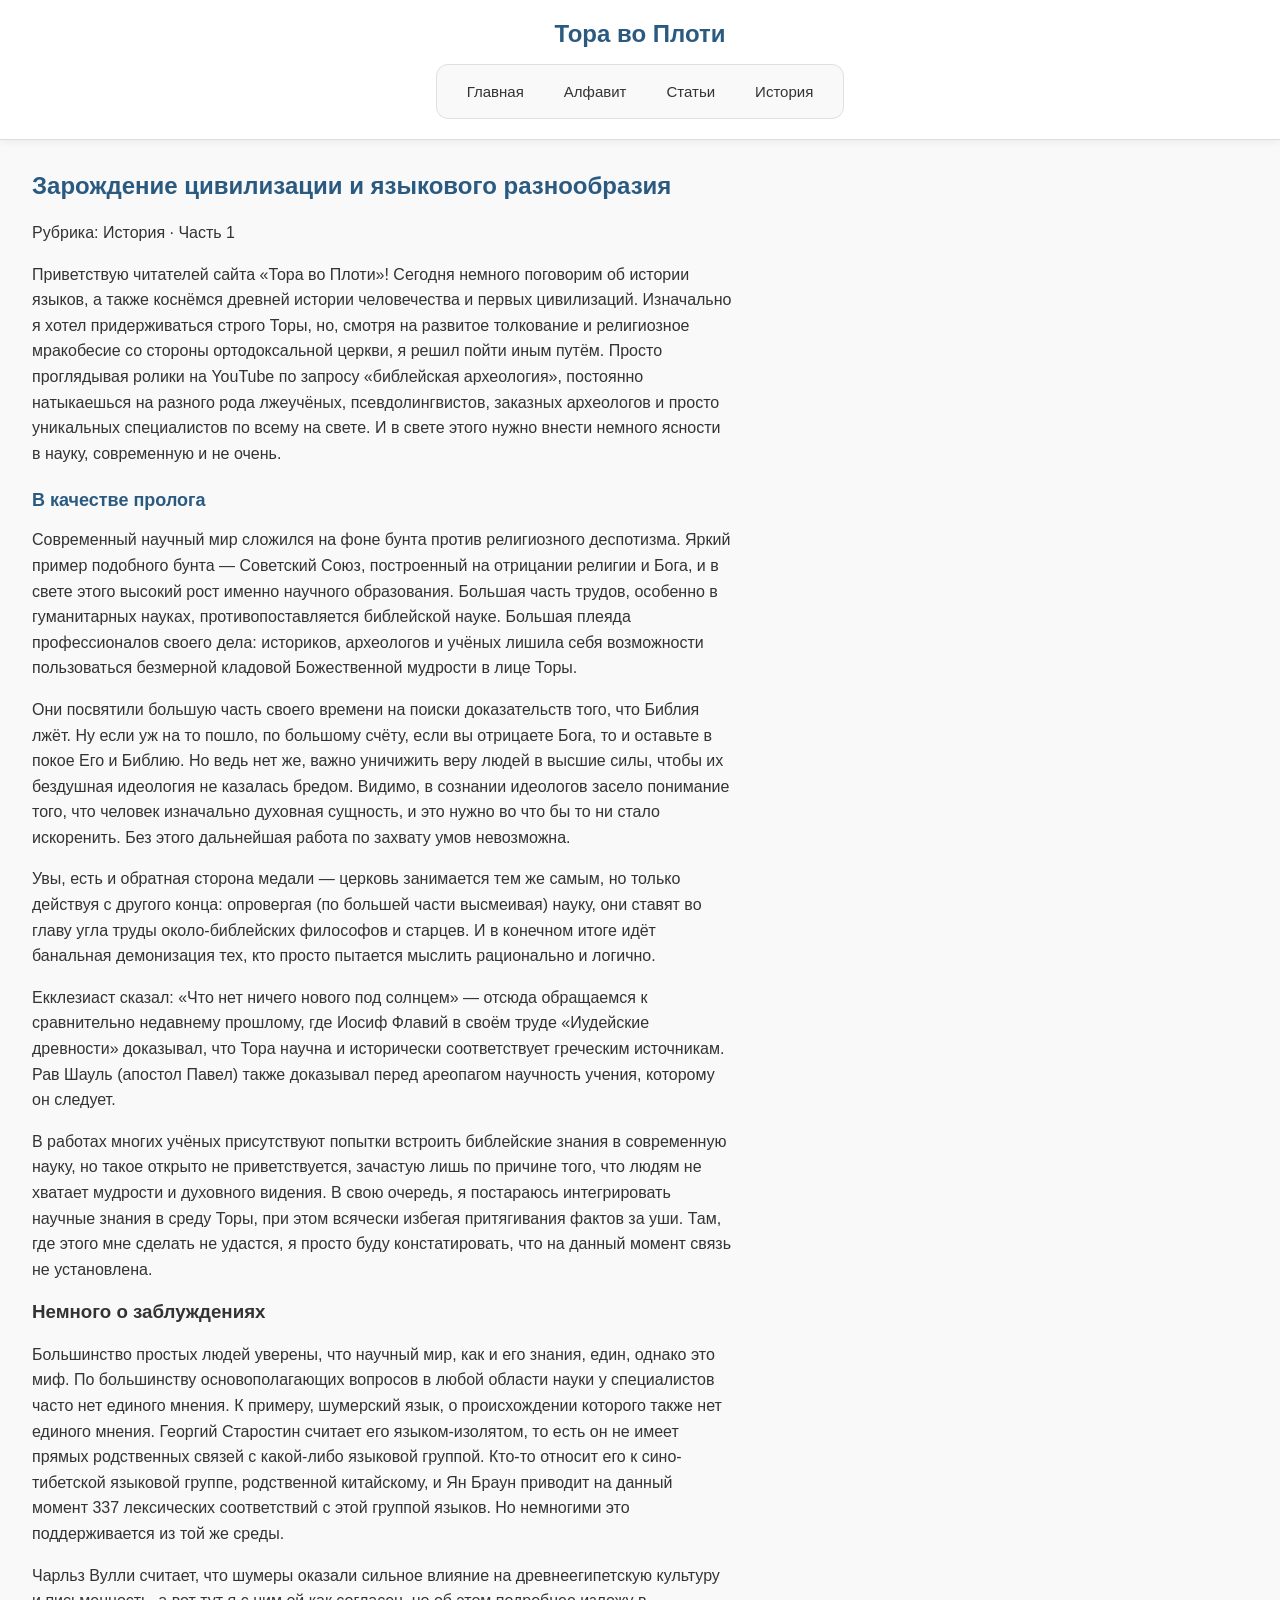
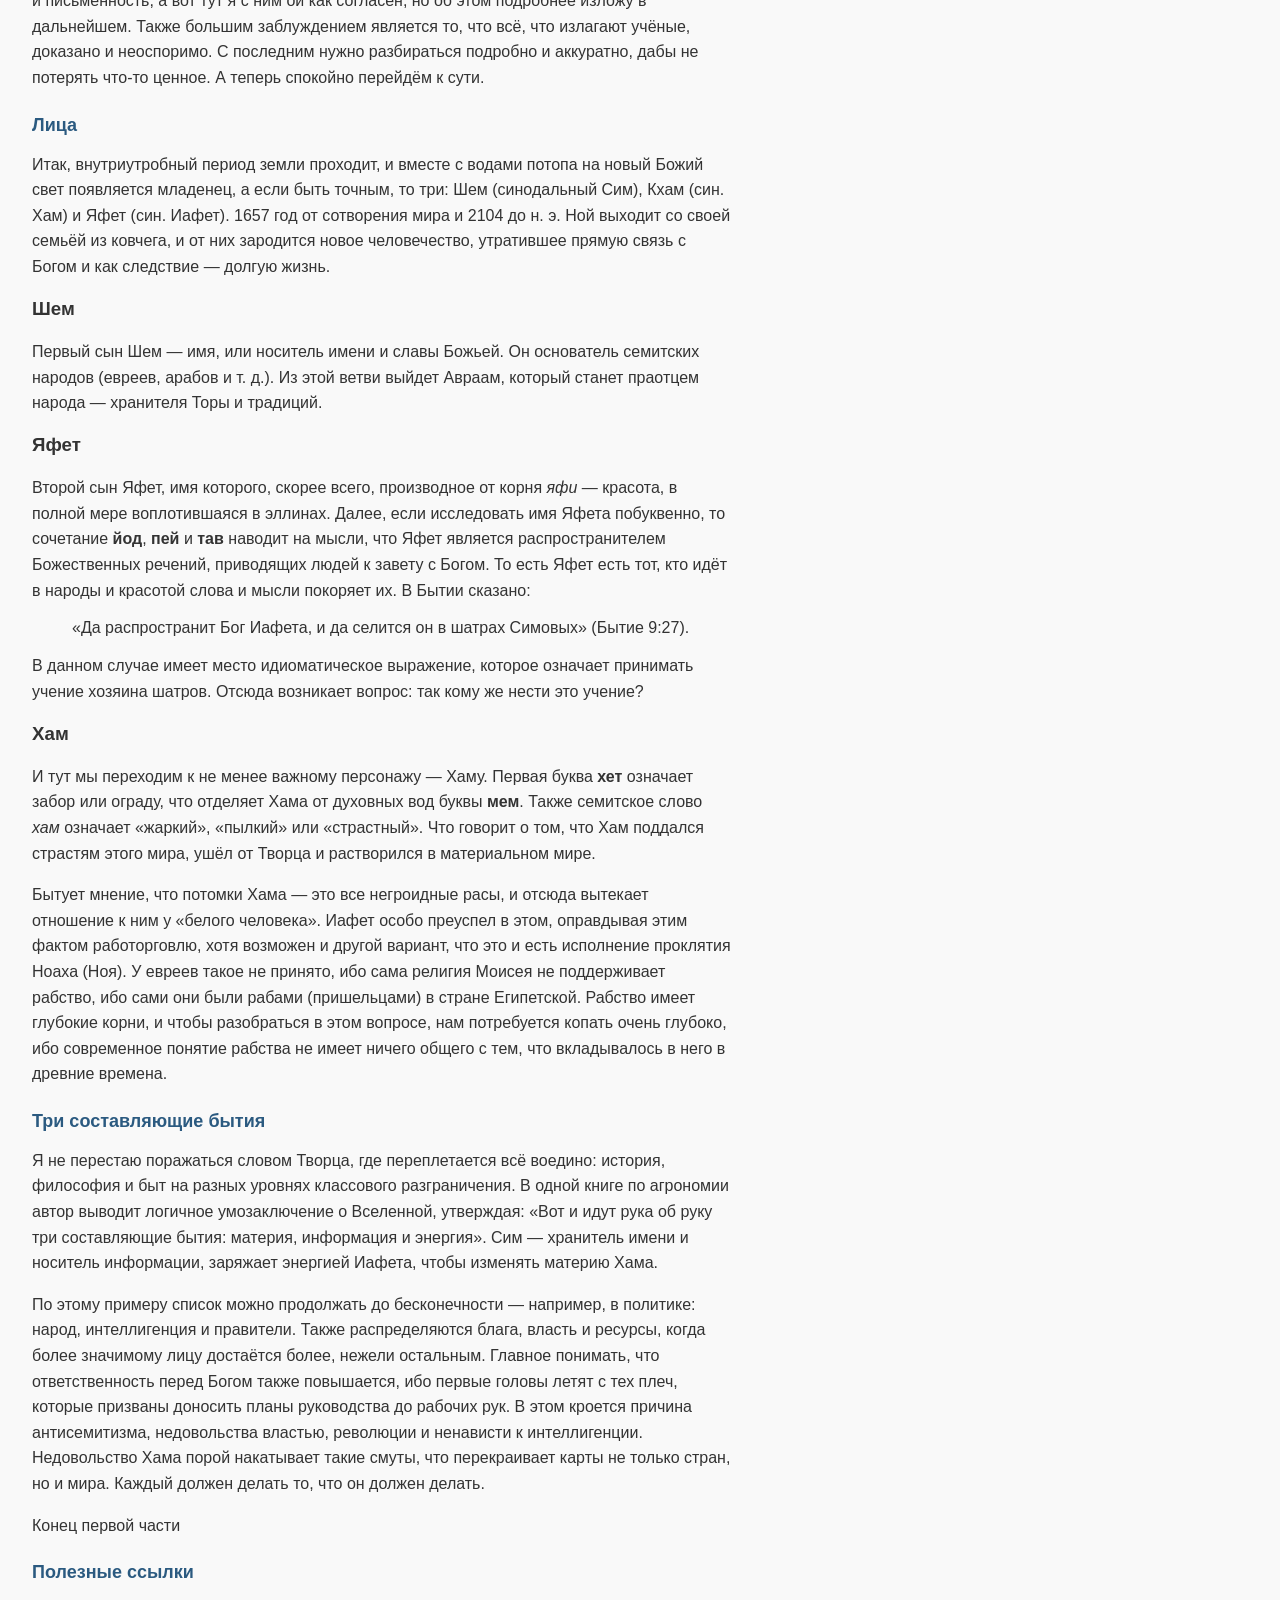
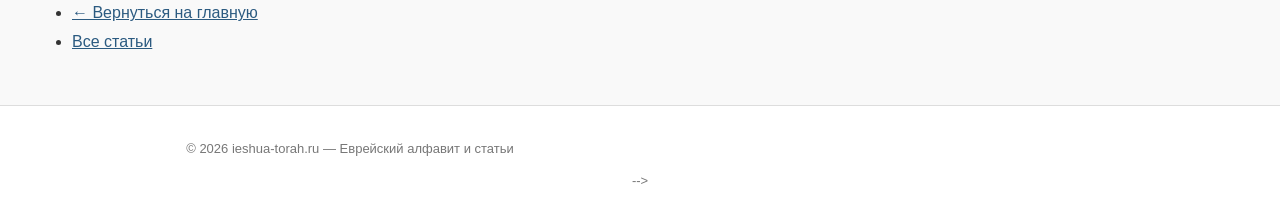
<file: articles/zarozhdenie-tsivilizatsii.html>
<!DOCTYPE html>
<html lang="ru">
<head>
  <meta charset="UTF-8">
  <meta name="viewport" content="width=device-width, initial-scale=1.0">
  <title>Зарождение цивилизации и языкового разнообразия — История</title>
  <link rel="stylesheet" href="../css/style.css">
</head>
<body>

  <div class="main-wrapper">

    <main class="main-content">
      <h1>Зарождение цивилизации и языкового разнообразия</h1>
      <p class="article-meta">Рубрика: История · Часть 1</p>

      <p>Приветствую читателей сайта «Тора во Плоти»! Сегодня немного поговорим об истории языков, а также коснёмся древней истории человечества и первых цивилизаций. Изначально я хотел придерживаться строго Торы, но, смотря на развитое толкование и религиозное мракобесие со стороны ортодоксальной церкви, я решил пойти иным путём. Просто проглядывая ролики на YouTube по запросу «библейская археология», постоянно натыкаешься на разного рода лжеучёных, псевдолингвистов, заказных археологов и просто уникальных специалистов по всему на свете. И в свете этого нужно внести немного ясности в науку, современную и не очень.</p>

      <h2>В качестве пролога</h2>

      <p>Современный научный мир сложился на фоне бунта против религиозного деспотизма. Яркий пример подобного бунта — Советский Союз, построенный на отрицании религии и Бога, и в свете этого высокий рост именно научного образования. Большая часть трудов, особенно в гуманитарных науках, противопоставляется библейской науке. Большая плеяда профессионалов своего дела: историков, археологов и учёных лишила себя возможности пользоваться безмерной кладовой Божественной мудрости в лице Торы.</p>

      <p>Они посвятили большую часть своего времени на поиски доказательств того, что Библия лжёт. Ну если уж на то пошло, по большому счёту, если вы отрицаете Бога, то и оставьте в покое Его и Библию. Но ведь нет же, важно уничижить веру людей в высшие силы, чтобы их бездушная идеология не казалась бредом. Видимо, в сознании идеологов засело понимание того, что человек изначально духовная сущность, и это нужно во что бы то ни стало искоренить. Без этого дальнейшая работа по захвату умов невозможна.</p>

      <p>Увы, есть и обратная сторона медали — церковь занимается тем же самым, но только действуя с другого конца: опровергая (по большей части высмеивая) науку, они ставят во главу угла труды около-библейских философов и старцев. И в конечном итоге идёт банальная демонизация тех, кто просто пытается мыслить рационально и логично.</p>

      <p>Екклезиаст сказал: «Что нет ничего нового под солнцем» — отсюда обращаемся к сравнительно недавнему прошлому, где Иосиф Флавий в своём труде «Иудейские древности» доказывал, что Тора научна и исторически соответствует греческим источникам. Рав Шауль (апостол Павел) также доказывал перед ареопагом научность учения, которому он следует.</p>

      <p>В работах многих учёных присутствуют попытки встроить библейские знания в современную науку, но такое открыто не приветствуется, зачастую лишь по причине того, что людям не хватает мудрости и духовного видения. В свою очередь, я постараюсь интегрировать научные знания в среду Торы, при этом всячески избегая притягивания фактов за уши. Там, где этого мне сделать не удастся, я просто буду констатировать, что на данный момент связь не установлена.</p>

      <h3>Немного о заблуждениях</h3>

      <p>Большинство простых людей уверены, что научный мир, как и его знания, един, однако это миф. По большинству основополагающих вопросов в любой области науки у специалистов часто нет единого мнения. К примеру, шумерский язык, о происхождении которого также нет единого мнения. Георгий Старостин считает его языком-изолятом, то есть он не имеет прямых родственных связей с какой-либо языковой группой. Кто-то относит его к сино-тибетской языковой группе, родственной китайскому, и Ян Браун приводит на данный момент 337 лексических соответствий с этой группой языков. Но немногими это поддерживается из той же среды.</p>

      <p>Чарльз Вулли считает, что шумеры оказали сильное влияние на древнеегипетскую культуру и письменность, а вот тут я с ним ой как согласен, но об этом подробнее изложу в дальнейшем. Также большим заблуждением является то, что всё, что излагают учёные, доказано и неоспоримо. С последним нужно разбираться подробно и аккуратно, дабы не потерять что-то ценное. А теперь спокойно перейдём к сути.</p>

      <h2>Лица</h2>

      <p>Итак, внутриутробный период земли проходит, и вместе с водами потопа на новый Божий свет появляется младенец, а если быть точным, то три: Шем (синодальный Сим), Кхам (син. Хам) и Яфет (син. Иафет). 1657 год от сотворения мира и 2104 до н. э. Ной выходит со своей семьёй из ковчега, и от них зародится новое человечество, утратившее прямую связь с Богом и как следствие — долгую жизнь.</p>

      <h3>Шем</h3>

      <p>Первый сын Шем — имя, или носитель имени и славы Божьей. Он основатель семитских народов (евреев, арабов и т. д.). Из этой ветви выйдет Авраам, который станет праотцем народа — хранителя Торы и традиций.</p>

      <h3>Яфет</h3>

      <p>Второй сын Яфет, имя которого, скорее всего, производное от корня <em>яфи</em> — красота, в полной мере воплотившаяся в эллинах. Далее, если исследовать имя Яфета побуквенно, то сочетание <strong>йод</strong>, <strong>пей</strong> и <strong>тав</strong> наводит на мысли, что Яфет является распространителем Божественных речений, приводящих людей к завету с Богом. То есть Яфет есть тот, кто идёт в народы и красотой слова и мысли покоряет их. В Бытии сказано:</p>

      <blockquote>
        «Да распространит Бог Иафета, и да селится он в шатрах Симовых» (Бытие 9:27).
      </blockquote>

      <p>В данном случае имеет место идиоматическое выражение, которое означает принимать учение хозяина шатров. Отсюда возникает вопрос: так кому же нести это учение?</p>

      <h3>Хам</h3>

      <p>И тут мы переходим к не менее важному персонажу — Хаму. Первая буква <strong>хет</strong> означает забор или ограду, что отделяет Хама от духовных вод буквы <strong>мем</strong>. Также семитское слово <em>хам</em> означает «жаркий», «пылкий» или «страстный». Что говорит о том, что Хам поддался страстям этого мира, ушёл от Творца и растворился в материальном мире.</p>

      <p>Бытует мнение, что потомки Хама — это все негроидные расы, и отсюда вытекает отношение к ним у «белого человека». Иафет особо преуспел в этом, оправдывая этим фактом работорговлю, хотя возможен и другой вариант, что это и есть исполнение проклятия Ноаха (Ноя). У евреев такое не принято, ибо сама религия Моисея не поддерживает рабство, ибо сами они были рабами (пришельцами) в стране Египетской. Рабство имеет глубокие корни, и чтобы разобраться в этом вопросе, нам потребуется копать очень глубоко, ибо современное понятие рабства не имеет ничего общего с тем, что вкладывалось в него в древние времена.</p>

      <h2>Три составляющие бытия</h2>

      <p>Я не перестаю поражаться словом Творца, где переплетается всё воедино: история, философия и быт на разных уровнях классового разграничения. В одной книге по агрономии автор выводит логичное умозаключение о Вселенной, утверждая: «Вот и идут рука об руку три составляющие бытия: материя, информация и энергия». Сим — хранитель имени и носитель информации, заряжает энергией Иафета, чтобы изменять материю Хама.</p>

      <p>По этому примеру список можно продолжать до бесконечности — например, в политике: народ, интеллигенция и правители. Также распределяются блага, власть и ресурсы, когда более значимому лицу достаётся более, нежели остальным. Главное понимать, что ответственность перед Богом также повышается, ибо первые головы летят с тех плеч, которые призваны доносить планы руководства до рабочих рук. В этом кроется причина антисемитизма, недовольства властью, революции и ненависти к интеллигенции. Недовольство Хама порой накатывает такие смуты, что перекраивает карты не только стран, но и мира. Каждый должен делать то, что он должен делать.</p>

      <p class="article-end">Конец первой части</p>

      <h2>Полезные ссылки</h2>
      <ul>
        <li><a href="../index.html">← Вернуться на главную</a></li>
        <li><a href="index.html">Все статьи</a></li>
      </ul>
    </main>

  </div>

  <script src="../js/script.js"></script>
</body>
</html>
</file>
<file: css/style.css>
/* === Переменные и сброс === */
:root {
  --bg: #f9f9f9;
  --panel: #ffffff;
  --accent: #2b5a80;
  --text: #333;
  --hover: #f0f0f0;
}

* {
  box-sizing: border-box;
}

body {
  margin: 0;
  padding: 0;
  font-family: Arial, sans-serif;
  background: var(--bg);
  color: var(--text);
  min-height: 100vh;
  display: flex;
  flex-direction: column;
}

/* === Верхнее меню (шапка) === */
.site-header {
  background: var(--panel);
  border-bottom: 1px solid #ddd;
  flex-shrink: 0;
  box-shadow: 0 2px 8px rgba(0, 0, 0, 0.06);
}

.header-inner {
  max-width: 1200px;
  margin: 0 auto;
  padding: 20px 24px;
  display: flex;
  flex-direction: column;   /* Логотип сверху, меню снизу */
  align-items: center;       /* Центрируем всё по горизонтали */
  gap: 16px;                 /* Расстояние между логотипом и меню */
}

.site-logo {
  font-size: 24px;
  font-weight: 700;
  color: var(--accent);
  text-decoration: none;
  white-space: nowrap;
}

.site-nav {
  display: flex;
  gap: 4px;                   /* Маленькие промежутки между кнопками */
  flex-wrap: wrap;
  justify-content: center;    /* Центрирует пункты меню */
  padding: 8px 12px;
  background: var(--bg);     /* Лёгкий фон под меню */
  border: 1px solid #e0e0e0;  /* Тонкая рамка */
  border-radius: 12px;       /* Мягкие скругления */
  overflow: hidden;
}

.site-nav a {
  color: var(--text);
  text-decoration: none;
  font-size: 15px;
  font-weight: 500;
  padding: 10px 18px;
  border-radius: 8px;        /* Скругление у каждой кнопки */
  transition: all 0.2s ease;
}

.site-nav a:hover {
  background: var(--accent);
  color: #fff;
  transform: translateY(-2px); /* Лёгкое поднятие при наведении */
  box-shadow: 0 4px 8px rgba(43, 90, 128, 0.3);
}

.site-nav a.active {
  background: var(--accent);
  color: #fff;
  font-weight: 700;
}

/* === Обёртка: сайдбар + контент === */
.main-wrapper {
  display: flex;
  flex: 1;
  overflow: hidden;
}

/* === Левая панель (сайдбар) === */
.sidebar {
  width: 280px;
  background: var(--panel);
  border-right: 1px solid #ddd;
  display: flex;
  flex-direction: column;
  padding-top: 16px;
  overflow-y: auto;
  flex-shrink: 0;
}

/* === Кнопка «Еврейский алфавит» === */
.main-toggle {
  background: none;
  border: 1px solid #ccc;
  width: calc(100% - 24px);
  margin: 0 12px 16px 12px;
  text-align: left;
  padding: 12px 16px;
  cursor: pointer;
  font-size: 15px;
  color: var(--text);
  border-radius: 6px;
  display: flex;
  align-items: center;
  gap: 8px;
}

.main-toggle:hover {
  border-color: var(--accent);
  background: var(--hover);
}

/* === Стрелка === */
.arrow-main {
  font-size: 12px;
  transition: transform 0.3s ease;
}

.arrow-main.rotated {
  transform: rotate(180deg);
}

/* === Список букв (аккордеон) === */
.letters-list {
  max-height: 0;
  overflow: hidden;
  transition: max-height 0.3s cubic-bezier(0.4, 0, 0.2, 1);
  padding: 0 12px;
}

.letters-list.open {
  max-height: 500px;
  padding: 0 12px 16px 12px;
}

/* === Строка буквы === */
.letter-row {
  display: flex;
  align-items: center;
  margin-bottom: 4px;
  cursor: pointer;
  padding: 6px 8px;
  border-radius: 4px;
}

.letter-row:hover {
  background: #f5f5f5;
}

.letter-symbol {
  font-size: 20px;
  font-weight: bold;
  min-width: 24px;
  text-align: center;
}

.letter-name {
  flex: 1;
  font-size: 14px;
}

/* === Правая панель (контент) === */
.main-content {
  flex: 1;
  padding: 32px;
  overflow-y: auto;
}

h1 {
  margin: 0 0 20px 0;
  font-size: 24px;
  color: var(--accent);
}

h2 {
  color: var(--accent);
  font-size: 18px;
  margin-top: 24px;
}

p {
  line-height: 1.6;
  max-width: 700px;
}

ul {
  line-height: 1.8;
  max-width: 700px;
}

a {
  color: var(--accent);
}

.loading-indicator {
  display: none;
  color: #888;
  font-style: italic;
}

/* === Кнопка «Подробнее» === */
.more-btn {
  display: inline-block;
  margin-top: 16px;
  padding: 10px 20px;
  background-color: var(--accent);
  color: #fff;
  text-decoration: none;
  border-radius: 6px;
  font-weight: 500;
  transition: background-color 0.3s ease;
}

.more-btn:hover {
  background-color: #1a4260;
  text-decoration: none;
  color: #fff;
}

.more-btn:active {
  transform: translateY(1px);
}

/* === Футер === */
footer {
  width: 100%;
  padding: 20px 0;
  border-top: 1px solid #ddd;
  background: var(--panel);
  color: #777;
  font-size: 13px;
  text-align: center;
  flex-shrink: 0;
}

/* === Адаптив для телефона === */
@media (max-width: 768px) {
  .main-wrapper {
    flex-direction: column;
  }
  .sidebar {
    width: 100%;
    border-right: none;
    border-bottom: 1px solid #ddd;
    max-height: 50vh;
  }
  .main-content {
    padding: 20px;
  }

  .header-inner {
    padding: 16px;
    flex-direction: column;
    align-items: stretch;
  }

  .site-logo {
    text-align: center;
    font-size: 20px;
  }

  .site-nav {
    justify-content: center;
    flex-direction: column;
    border-radius: 8px;
    margin-bottom: 10px;
  }

  .site-nav a {
    text-align: center;
    padding: 12px;
    margin: 2px 0;
    box-shadow: none;
    transform: none;
  }
}
</file>
